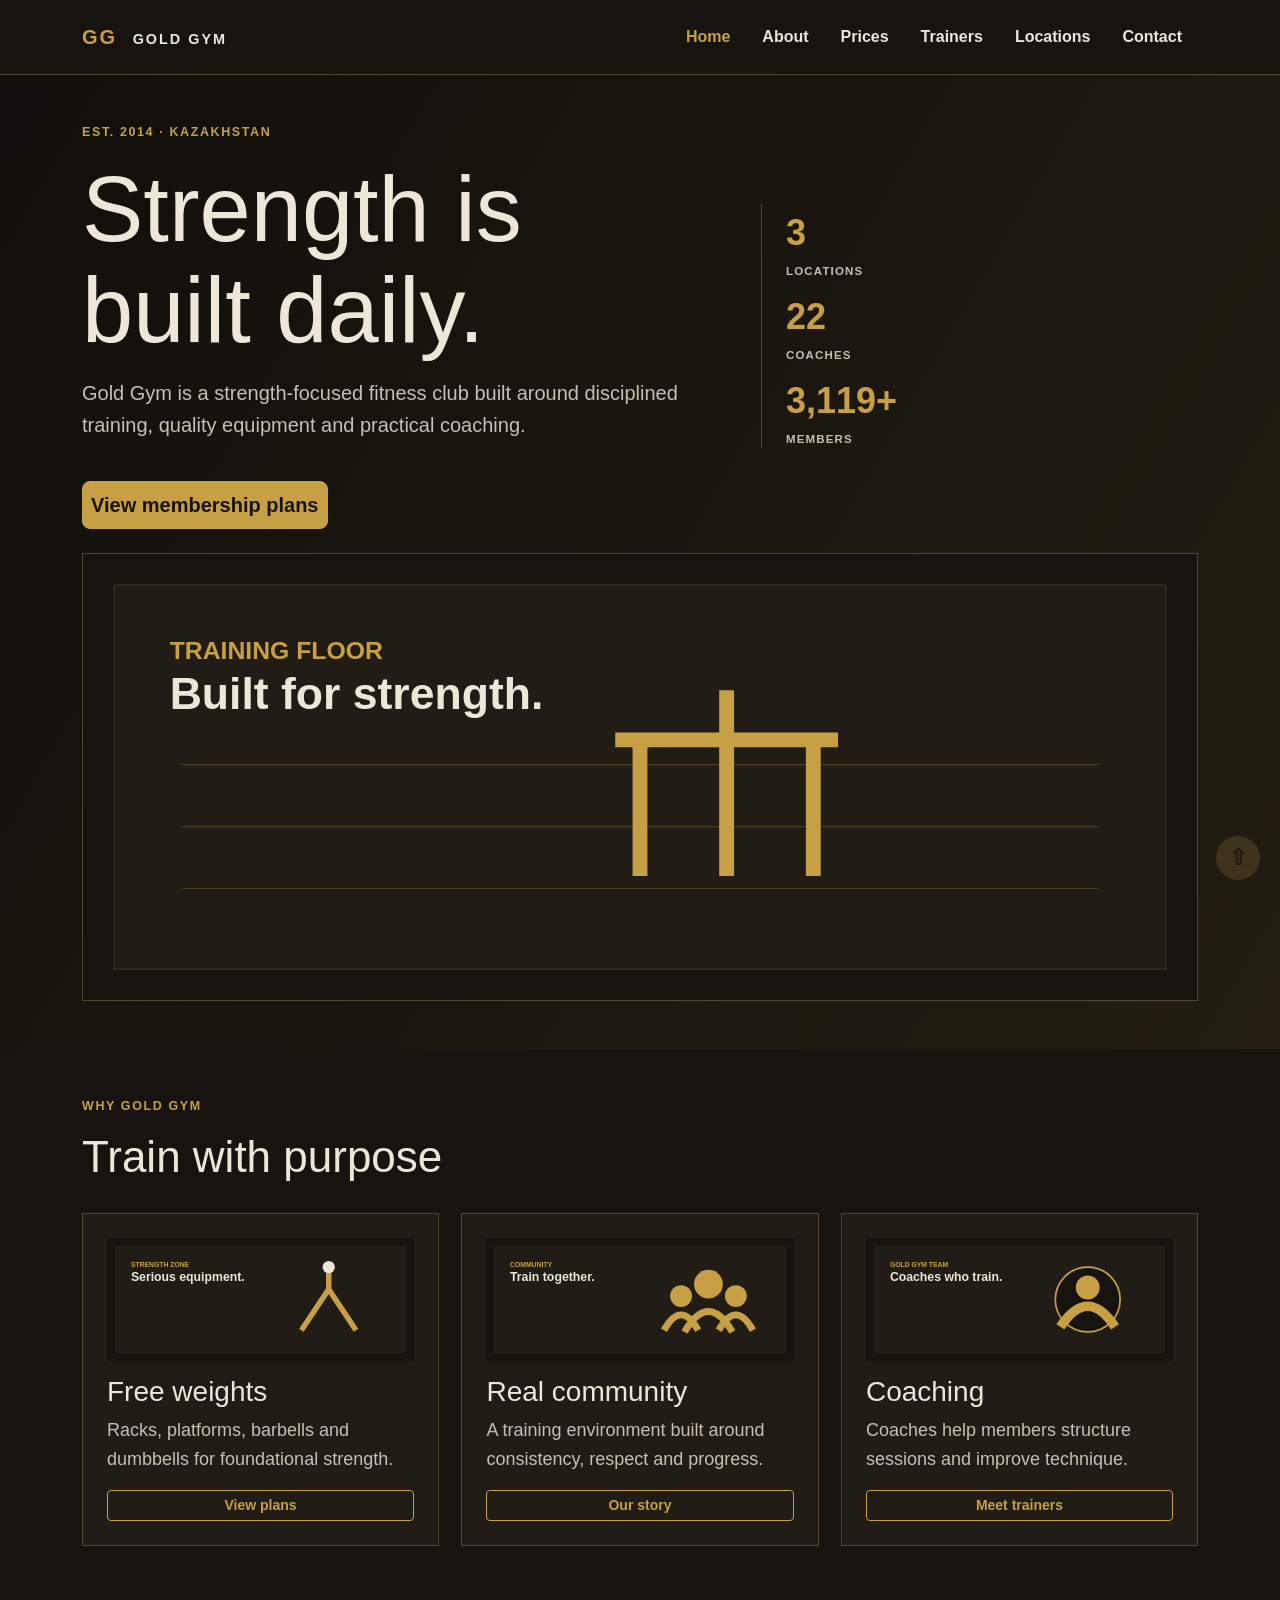
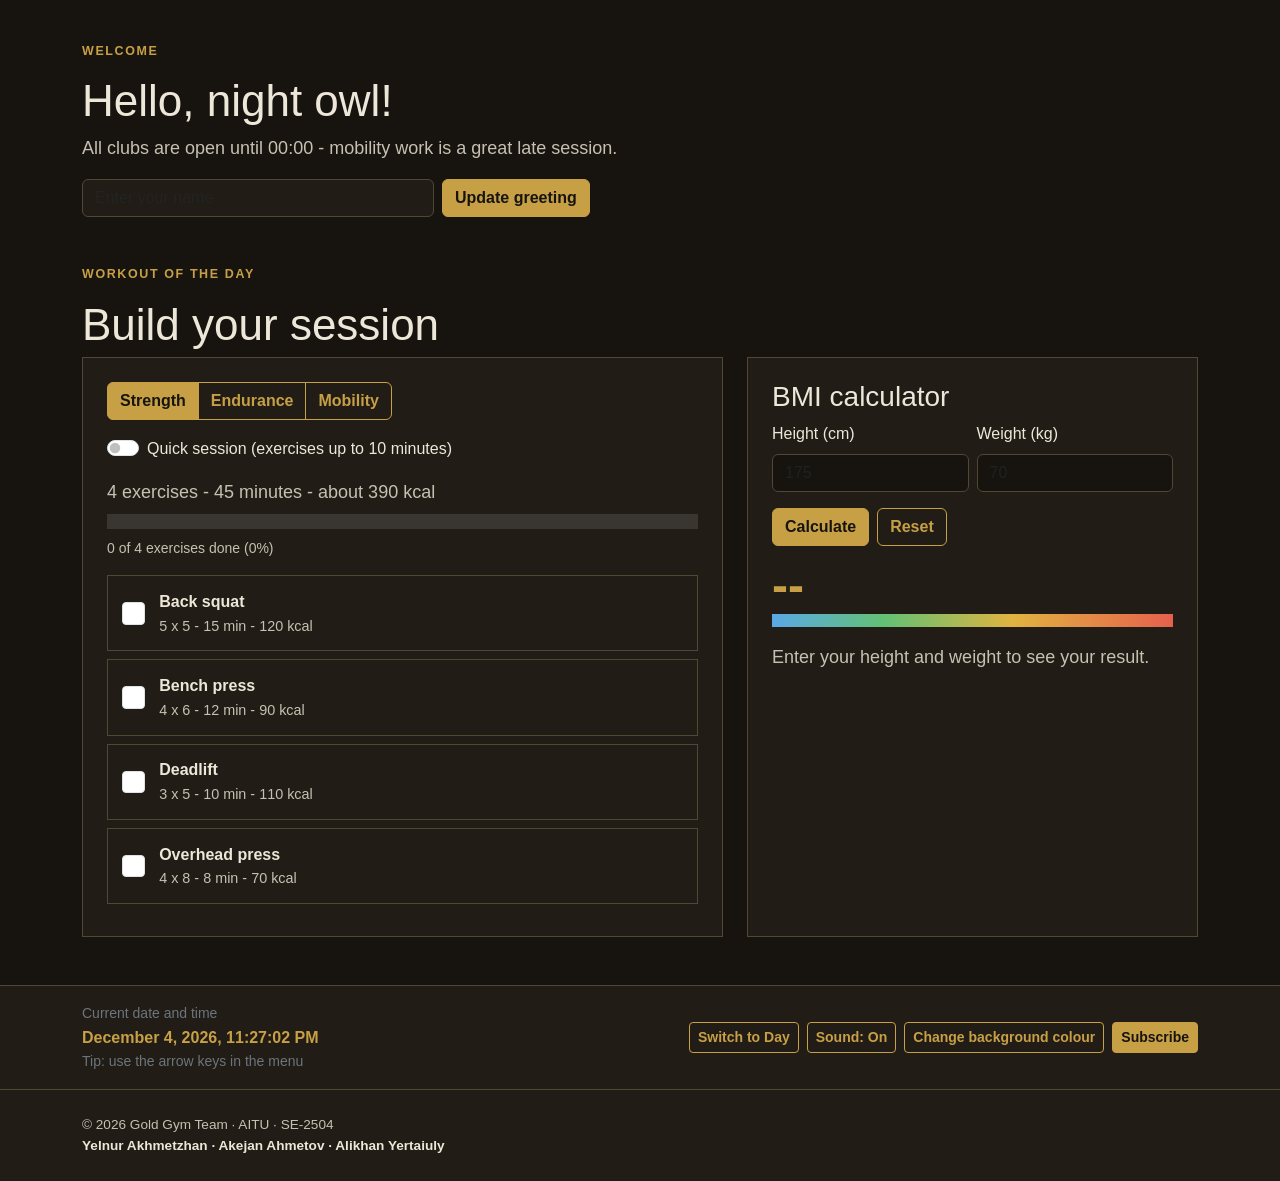
<file: index.html>
<!doctype html>
<html lang="en">
  <head>
    <!-- Team: Yelnur Akhmetzhan, Akejan Ahmetov, Alikhan Yertaiuly | SE-2504 -->
    <meta charset="UTF-8" />
    <meta name="viewport" content="width=device-width, initial-scale=1" />
    <meta name="description" content="Gold Gym student project" />
    <title>Home | Gold Gym</title>
    <link
      href="https://cdn.jsdelivr.net/npm/bootstrap@5.3.3/dist/css/bootstrap.min.css"
      rel="stylesheet"
      integrity="sha384-QWTKZyjpPEjISv5WaRU9OFeRpok6YctnYmDr5pNlyT2bRjXh0JMhjY6hW+ALEwIH"
      crossorigin="anonymous"
    />
    <link rel="stylesheet" href="css/styles.css" />
  </head>
  <body>
    <header class="site-header sticky-top">
      <nav class="navbar navbar-expand-lg navbar-dark bg-dark py-3" aria-label="Primary navigation">
        <div class="container">
          <a class="navbar-brand logo" href="index.html">GG <span class="ms-2">GOLD GYM</span></a>
          <button
            class="navbar-toggler"
            type="button"
            data-bs-toggle="collapse"
            data-bs-target="#main-nav"
            aria-controls="main-nav"
            aria-expanded="false"
            aria-label="Toggle navigation"
          >
            <span class="navbar-toggler-icon"></span>
          </button>
          <div class="collapse navbar-collapse" id="main-nav">
            <ul class="navbar-nav ms-auto">
              <li class="nav-item">
                <a class="nav-link fw-bold px-lg-3 active" aria-current="page" href="index.html">Home</a>
              </li>
              <li class="nav-item"><a class="nav-link fw-bold px-lg-3" href="about.html">About</a></li>
              <li class="nav-item"><a class="nav-link fw-bold px-lg-3" href="prices.html">Prices</a></li>
              <li class="nav-item"><a class="nav-link fw-bold px-lg-3" href="trainers.html">Trainers</a></li>
              <li class="nav-item">
                <a class="nav-link fw-bold px-lg-3" href="locations.html">Locations</a>
              </li>
              <li class="nav-item"><a class="nav-link fw-bold px-lg-3" href="contact.html">Contact</a></li>
            </ul>
          </div>
        </div>
      </nav>
    </header>
    <main>
      <section class="hero pt-5 pb-4 pb-lg-5">
        <div class="container">
          <div class="row align-items-center g-4 g-sm-5">
            <div class="col-md-8 col-lg-7">
              <p class="eyebrow">EST. 2014 · KAZAKHSTAN</p>
              <h1 class="mt-2 mb-3">Strength is<br />built daily.</h1>
              <p class="lead">
                Gold Gym is a strength-focused fitness club built around disciplined training, quality
                equipment and practical coaching.
              </p>
              <a class="btn btn-warning btn-lg mt-lg-4 px-sm-2" href="prices.html">View membership plans</a>
            </div>
            <div class="col-md-4 col-lg-5">
              <div class="stats ps-lg-4 pt-3 pt-lg-0">
                <b class="my-2"><span class="count" data-target="3">3</span><em>locations</em></b
                ><b class="my-2"><span class="count" data-target="27">27</span><em>coaches</em></b
                ><b class="my-2"><span class="count" data-target="4800" data-suffix="+">4,800+</span><em>members</em></b>
              </div>
            </div>
          </div>
          <img class="wide mt-4" src="images/gym-floor.svg" alt="Gold Gym training floor illustration" />
        </div>
      </section>
      <section class="container py-5">
        <p class="eyebrow">WHY GOLD GYM</p>
        <h2>Train with purpose</h2>
        <div class="responsive-card-group">
          <article>
            <img src="images/strength.svg" alt="Strength equipment illustration" />
            <h3>Free weights</h3>
            <p>Racks, platforms, barbells and dumbbells for foundational strength.</p>
            <a class="btn btn-outline-warning btn-sm mt-auto" href="prices.html">View plans</a>
          </article>
          <article>
            <img src="images/community.svg" alt="Gym community illustration" />
            <h3>Real community</h3>
            <p>A training environment built around consistency, respect and progress.</p>
            <a class="btn btn-outline-warning btn-sm mt-auto" href="about.html">Our story</a>
          </article>
          <article>
            <img src="images/team.svg" alt="Gold Gym team illustration" />
            <h3>Coaching</h3>
            <p>Coaches help members structure sessions and improve technique.</p>
            <a class="btn btn-outline-warning btn-sm mt-auto" href="trainers.html">Meet trainers</a>
          </article>
        </div>
      </section>
      <section class="container py-5 greeting-section" aria-labelledby="greeting">
        <p class="eyebrow">WELCOME</p>
        <h2 id="greeting">Welcome to Gold Gym</h2>
        <p id="greeting-sub" role="status">Tell us your name and we will greet you in person.</p>
        <form id="name-form" class="d-flex flex-wrap gap-2 interactive-form" novalidate>
          <label class="visually-hidden" for="name-input">Your name</label>
          <input class="form-control" id="name-input" type="text" maxlength="30" placeholder="Enter your name" autocomplete="given-name" />
          <button class="btn btn-warning" type="submit">Update greeting</button>
        </form>
      </section>
      <section class="container pb-5" aria-labelledby="workout-title">
        <p class="eyebrow">WORKOUT OF THE DAY</p>
        <h2 id="workout-title">Build your session</h2>
        <div class="row g-4">
          <div class="col-lg-7">
            <div class="panel-box">
              <div class="btn-group flex-wrap" role="group" aria-label="Training goal">
                <button type="button" class="btn btn-outline-warning active" data-goal="strength" aria-pressed="true">Strength</button>
                <button type="button" class="btn btn-outline-warning" data-goal="endurance" aria-pressed="false">Endurance</button>
                <button type="button" class="btn btn-outline-warning" data-goal="mobility" aria-pressed="false">Mobility</button>
              </div>
              <div class="form-check form-switch mt-3">
                <input class="form-check-input" type="checkbox" role="switch" id="quick-only" />
                <label class="form-check-label" for="quick-only">Quick session (exercises up to 10 minutes)</label>
              </div>
              <p id="workout-summary" class="mt-3 mb-2" role="status"></p>
              <div class="progress progress-gg" role="progressbar" aria-label="Workout progress" aria-valuemin="0" aria-valuemax="100" aria-valuenow="0">
                <div class="progress-bar" id="workout-progress"></div>
              </div>
              <p id="workout-progress-text" class="small mt-2 mb-3"></p>
              <ul id="exercise-list" class="exercise-list"></ul>
            </div>
          </div>
          <div class="col-lg-5">
            <div class="panel-box">
              <h3>BMI calculator</h3>
              <form id="bmi-form" novalidate>
                <div class="row g-2">
                  <div class="col-6">
                    <label class="form-label" for="bmi-height">Height (cm)</label>
                    <input class="form-control" id="bmi-height" type="number" inputmode="decimal" placeholder="175" />
                  </div>
                  <div class="col-6">
                    <label class="form-label" for="bmi-weight">Weight (kg)</label>
                    <input class="form-control" id="bmi-weight" type="number" inputmode="decimal" placeholder="70" />
                  </div>
                </div>
                <div class="d-flex gap-2 mt-3">
                  <button class="btn btn-warning" type="submit">Calculate</button>
                  <button class="btn btn-outline-warning" id="bmi-reset" type="button">Reset</button>
                </div>
              </form>
              <p class="bmi-value mt-3 mb-1" id="bmi-value" aria-live="polite">--</p>
              <div class="bmi-bar" aria-hidden="true"><span class="bmi-marker" id="bmi-marker"></span></div>
              <p id="bmi-text" class="mt-3 mb-0" role="status">Enter your height and weight to see your result.</p>
            </div>
          </div>
        </div>
      </section>
    </main>
    <section class="tools-bar py-3" aria-label="Page tools">
      <div class="container d-flex flex-wrap align-items-center justify-content-between gap-3">
        <div><span class="text-secondary small d-block">Current date and time</span><time id="datetime">Loading…</time><span class="text-secondary small d-block">Tip: use the arrow keys in the menu</span></div>
        <div class="d-flex flex-wrap gap-2">
          <button class="btn btn-outline-warning btn-sm" id="theme-btn" type="button" aria-pressed="false">Switch to Day</button>
          <button class="btn btn-outline-warning btn-sm" id="sound-btn" type="button" aria-pressed="true">Sound: On</button>
          <button class="btn btn-outline-warning btn-sm" id="bg-color-btn" type="button">Change background colour</button>
          <button class="btn btn-warning btn-sm" type="button" data-open-popup>Subscribe</button>
        </div>
      </div>
    </section>
    <div class="popup-overlay" id="subscribe-popup" aria-hidden="true" role="dialog" aria-modal="true" aria-labelledby="popup-title">
      <div class="popup-box">
        <button class="popup-close" type="button" aria-label="Close popup">&times;</button>
        <h2 class="h3" id="popup-title">Subscribe to Gold Gym</h2>
        <p>Get training tips and club news straight to your inbox.</p>
        <form novalidate>
          <label class="form-label" for="popup-email">Email</label>
          <input class="form-control" id="popup-email" type="email" placeholder="name@mail.com" />
          <p id="popup-status" class="mt-2 mb-0" role="status"></p>
          <button class="btn btn-warning w-100 mt-3" type="submit">Subscribe</button>
        </form>
      </div>
    </div>
    <footer class="py-4">
      <div class="container">
        © 2026 Gold Gym Team · AITU · SE-2504<br /><strong
          >Yelnur Akhmetzhan · Akejan Ahmetov · Alikhan Yertaiuly</strong
        >
      </div>
    </footer>
    <script
      src="https://cdn.jsdelivr.net/npm/bootstrap@5.3.3/dist/js/bootstrap.bundle.min.js"
      integrity="sha384-YvpcrYf0tY3lHB60NNkmXc5s9fDVZLESaAA55NDzOxhy9GkcIdslK1eN7N6jIeHz"
      crossorigin="anonymous"
    ></script>
    <script src="js/sound.js"></script>
    <script src="js/validation.js"></script>
    <script src="js/accordion.js"></script>
    <script src="js/popup.js"></script>
    <script src="js/background.js"></script>
    <script src="js/datetime.js"></script>
    <script src="js/theme.js"></script>
    <script src="js/keyboard-nav.js"></script>
    <script src="js/greeting.js"></script>
    <script src="js/workout.js"></script>
    <script src="js/bmi.js"></script>
    <script src="js/vendor/jquery-3.7.1.min.js"></script>
    <script src="js/jq-core.js"></script>
    <script src="js/jq-counters.js"></script>
  </body>
</html>
</file>
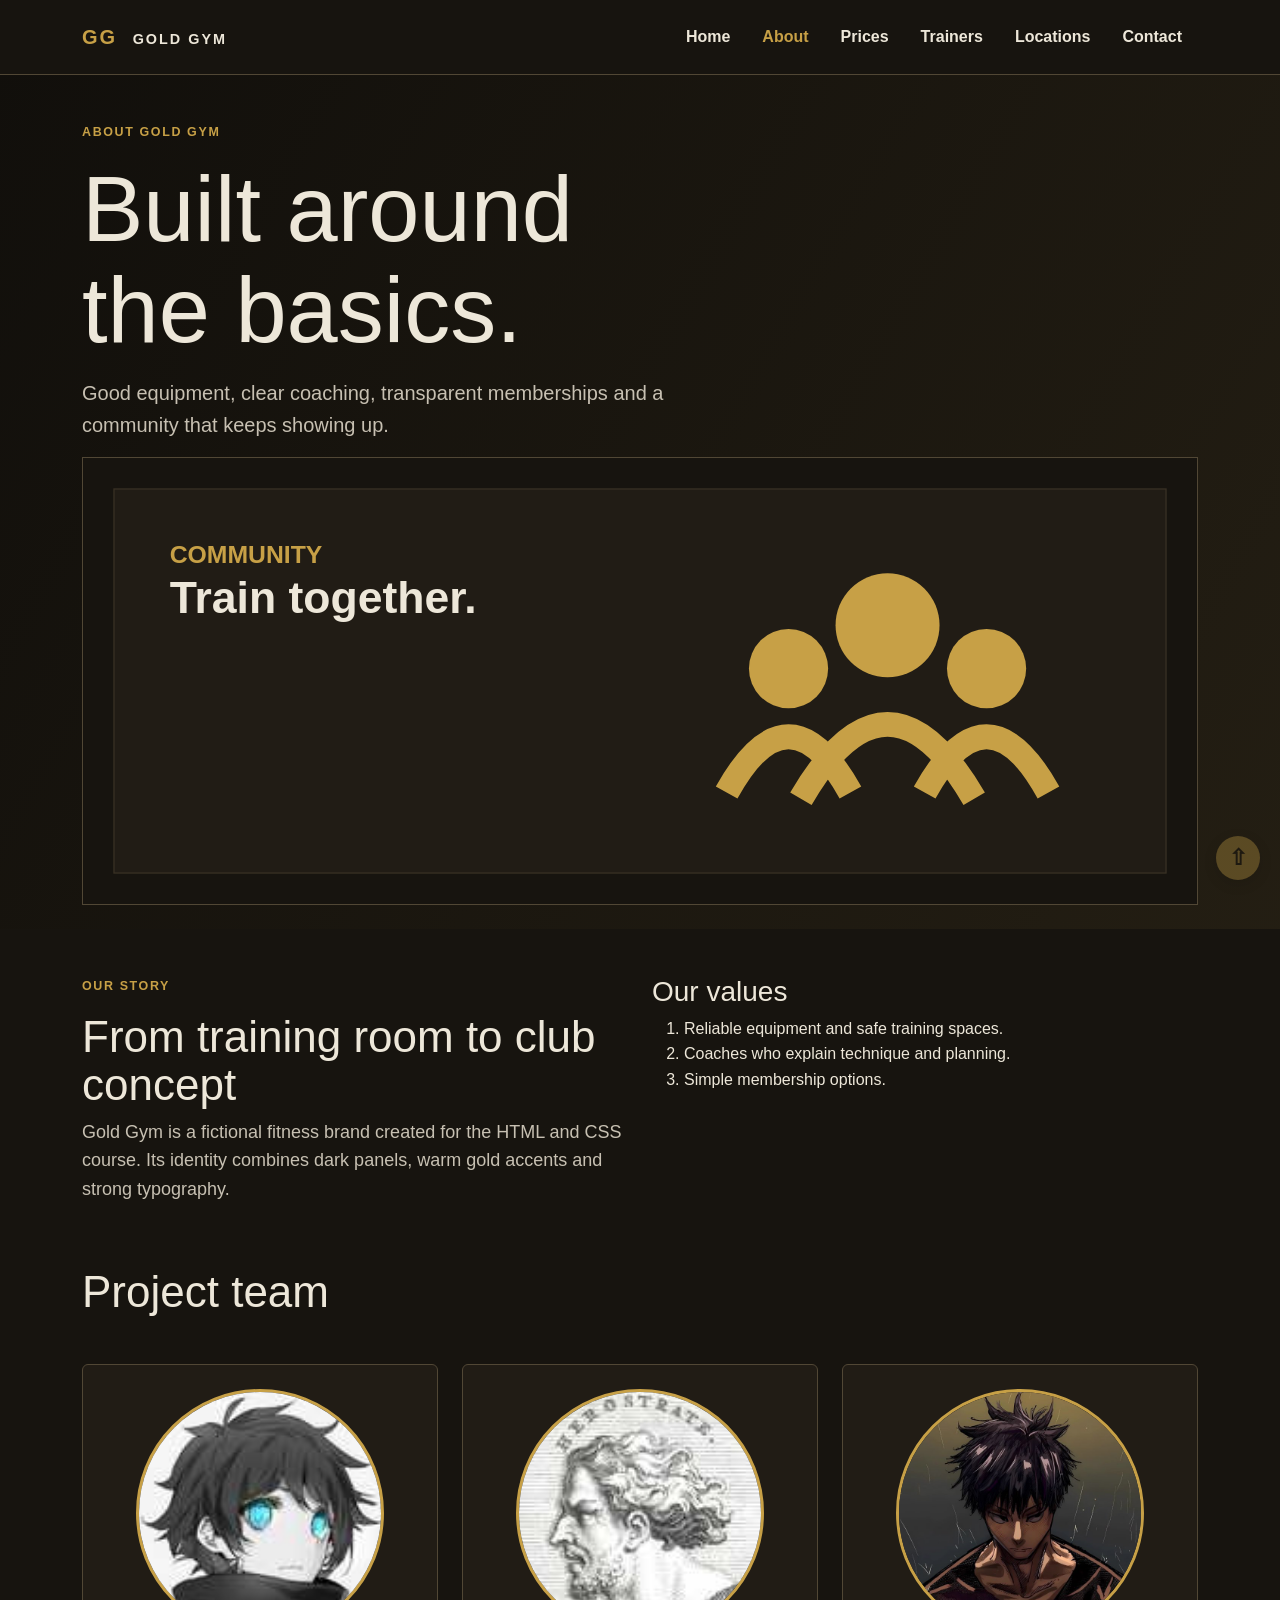
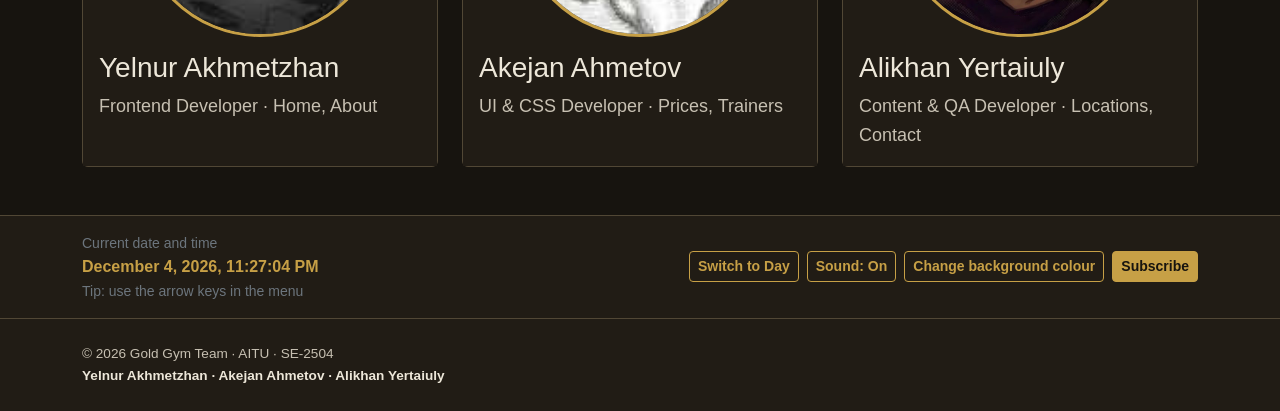
<file: about.html>
<!doctype html>
<html lang="en">
  <head>
    <!-- Team: Yelnur Akhmetzhan, Akejan Ahmetov, Alikhan Yertaiuly | SE-2504 -->
    <meta charset="UTF-8" />
    <meta name="viewport" content="width=device-width, initial-scale=1" />
    <meta name="description" content="Gold Gym student project" />
    <title>About | Gold Gym</title>
    <link
      href="https://cdn.jsdelivr.net/npm/bootstrap@5.3.3/dist/css/bootstrap.min.css"
      rel="stylesheet"
      integrity="sha384-QWTKZyjpPEjISv5WaRU9OFeRpok6YctnYmDr5pNlyT2bRjXh0JMhjY6hW+ALEwIH"
      crossorigin="anonymous"
    />
    <link rel="stylesheet" href="css/styles.css" />
  </head>
  <body>
    <header class="site-header sticky-top">
      <nav class="navbar navbar-expand-lg navbar-dark bg-dark py-3" aria-label="Primary navigation">
        <div class="container">
          <a class="navbar-brand logo" href="index.html">GG <span class="ms-2">GOLD GYM</span></a>
          <button
            class="navbar-toggler"
            type="button"
            data-bs-toggle="collapse"
            data-bs-target="#main-nav"
            aria-controls="main-nav"
            aria-expanded="false"
            aria-label="Toggle navigation"
          >
            <span class="navbar-toggler-icon"></span>
          </button>
          <div class="collapse navbar-collapse" id="main-nav">
            <ul class="navbar-nav ms-auto">
              <li class="nav-item"><a class="nav-link fw-bold px-lg-3" href="index.html">Home</a></li>
              <li class="nav-item">
                <a class="nav-link fw-bold px-lg-3 active" aria-current="page" href="about.html">About</a>
              </li>
              <li class="nav-item"><a class="nav-link fw-bold px-lg-3" href="prices.html">Prices</a></li>
              <li class="nav-item"><a class="nav-link fw-bold px-lg-3" href="trainers.html">Trainers</a></li>
              <li class="nav-item">
                <a class="nav-link fw-bold px-lg-3" href="locations.html">Locations</a>
              </li>
              <li class="nav-item"><a class="nav-link fw-bold px-lg-3" href="contact.html">Contact</a></li>
            </ul>
          </div>
        </div>
      </nav>
    </header>
    <main>
      <section class="hero pt-5 pb-4">
        <div class="container">
          <p class="eyebrow">ABOUT GOLD GYM</p>
          <h1 class="mt-2 mb-3">Built around<br />the basics.</h1>
          <p class="lead">
            Good equipment, clear coaching, transparent memberships and a community that keeps showing up.
          </p>
          <img class="wide" src="images/community.svg" alt="Gold Gym community illustration" />
        </div>
      </section>
      <section class="container py-5">
        <div class="row g-4 align-items-start">
          <div class="col-md-6 col-lg-6">
            <p class="eyebrow">OUR STORY</p>
            <h2>From training room to club concept</h2>
            <p>
              Gold Gym is a fictional fitness brand created for the HTML and CSS course. Its identity combines
              dark panels, warm gold accents and strong typography.
            </p>
          </div>
          <div class="col-md-6 col-lg-6">
            <h3>Our values</h3>
            <ol>
              <li>Reliable equipment and safe training spaces.</li>
              <li>Coaches who explain technique and planning.</li>
              <li>Simple membership options.</li>
            </ol>
          </div>
        </div>
        <h2 class="mt-5">Project team</h2>
        <div class="row row-cols-1 row-cols-md-3 g-4 mt-lg-4">
          <div class="col">
            <article class="card gym-card h-100">
              <img src="images/yelnur.jpg" class="card-img-top round mt-4 mx-auto" alt="Yelnur Akhmetzhan" />
              <div class="card-body">
                <h3 class="card-title">Yelnur Akhmetzhan</h3>
                <p class="card-text">Frontend Developer · Home, About</p>
              </div>
            </article>
          </div>
          <div class="col">
            <article class="card gym-card h-100">
              <img src="images/akejan.jpg" class="card-img-top round mt-4 mx-auto" alt="Akejan Ahmetov" />
              <div class="card-body">
                <h3 class="card-title">Akejan Ahmetov</h3>
                <p class="card-text">UI & CSS Developer · Prices, Trainers</p>
              </div>
            </article>
          </div>
          <div class="col">
            <article class="card gym-card h-100">
              <img src="images/alikhan.jpg" class="card-img-top round mt-4 mx-auto" alt="Alikhan Yertaiuly" />
              <div class="card-body">
                <h3 class="card-title">Alikhan Yertaiuly</h3>
                <p class="card-text">Content & QA Developer · Locations, Contact</p>
              </div>
            </article>
          </div>
        </div>
      </section>
    </main>
    <section class="tools-bar py-3" aria-label="Page tools">
      <div class="container d-flex flex-wrap align-items-center justify-content-between gap-3">
        <div><span class="text-secondary small d-block">Current date and time</span><time id="datetime">Loading…</time><span class="text-secondary small d-block">Tip: use the arrow keys in the menu</span></div>
        <div class="d-flex flex-wrap gap-2">
          <button class="btn btn-outline-warning btn-sm" id="theme-btn" type="button" aria-pressed="false">Switch to Day</button>
          <button class="btn btn-outline-warning btn-sm" id="sound-btn" type="button" aria-pressed="true">Sound: On</button>
          <button class="btn btn-outline-warning btn-sm" id="bg-color-btn" type="button">Change background colour</button>
          <button class="btn btn-warning btn-sm" type="button" data-open-popup>Subscribe</button>
        </div>
      </div>
    </section>
    <div class="popup-overlay" id="subscribe-popup" aria-hidden="true" role="dialog" aria-modal="true" aria-labelledby="popup-title">
      <div class="popup-box">
        <button class="popup-close" type="button" aria-label="Close popup">&times;</button>
        <h2 class="h3" id="popup-title">Subscribe to Gold Gym</h2>
        <p>Get training tips and club news straight to your inbox.</p>
        <form novalidate>
          <label class="form-label" for="popup-email">Email</label>
          <input class="form-control" id="popup-email" type="email" placeholder="name@mail.com" />
          <p id="popup-status" class="mt-2 mb-0" role="status"></p>
          <button class="btn btn-warning w-100 mt-3" type="submit">Subscribe</button>
        </form>
      </div>
    </div>
    <footer class="py-4">
      <div class="container">
        © 2026 Gold Gym Team · AITU · SE-2504<br /><strong
          >Yelnur Akhmetzhan · Akejan Ahmetov · Alikhan Yertaiuly</strong
        >
      </div>
    </footer>
    <script
      src="https://cdn.jsdelivr.net/npm/bootstrap@5.3.3/dist/js/bootstrap.bundle.min.js"
      integrity="sha384-YvpcrYf0tY3lHB60NNkmXc5s9fDVZLESaAA55NDzOxhy9GkcIdslK1eN7N6jIeHz"
      crossorigin="anonymous"
    ></script>
    <script src="js/sound.js"></script>
    <script src="js/validation.js"></script>
    <script src="js/accordion.js"></script>
    <script src="js/popup.js"></script>
    <script src="js/background.js"></script>
    <script src="js/datetime.js"></script>
    <script src="js/theme.js"></script>
    <script src="js/keyboard-nav.js"></script>
    <script src="js/vendor/jquery-3.7.1.min.js"></script>
    <script src="js/jq-core.js"></script>
    <script src="js/jq-about.js"></script>
  </body>
</html>
</file>
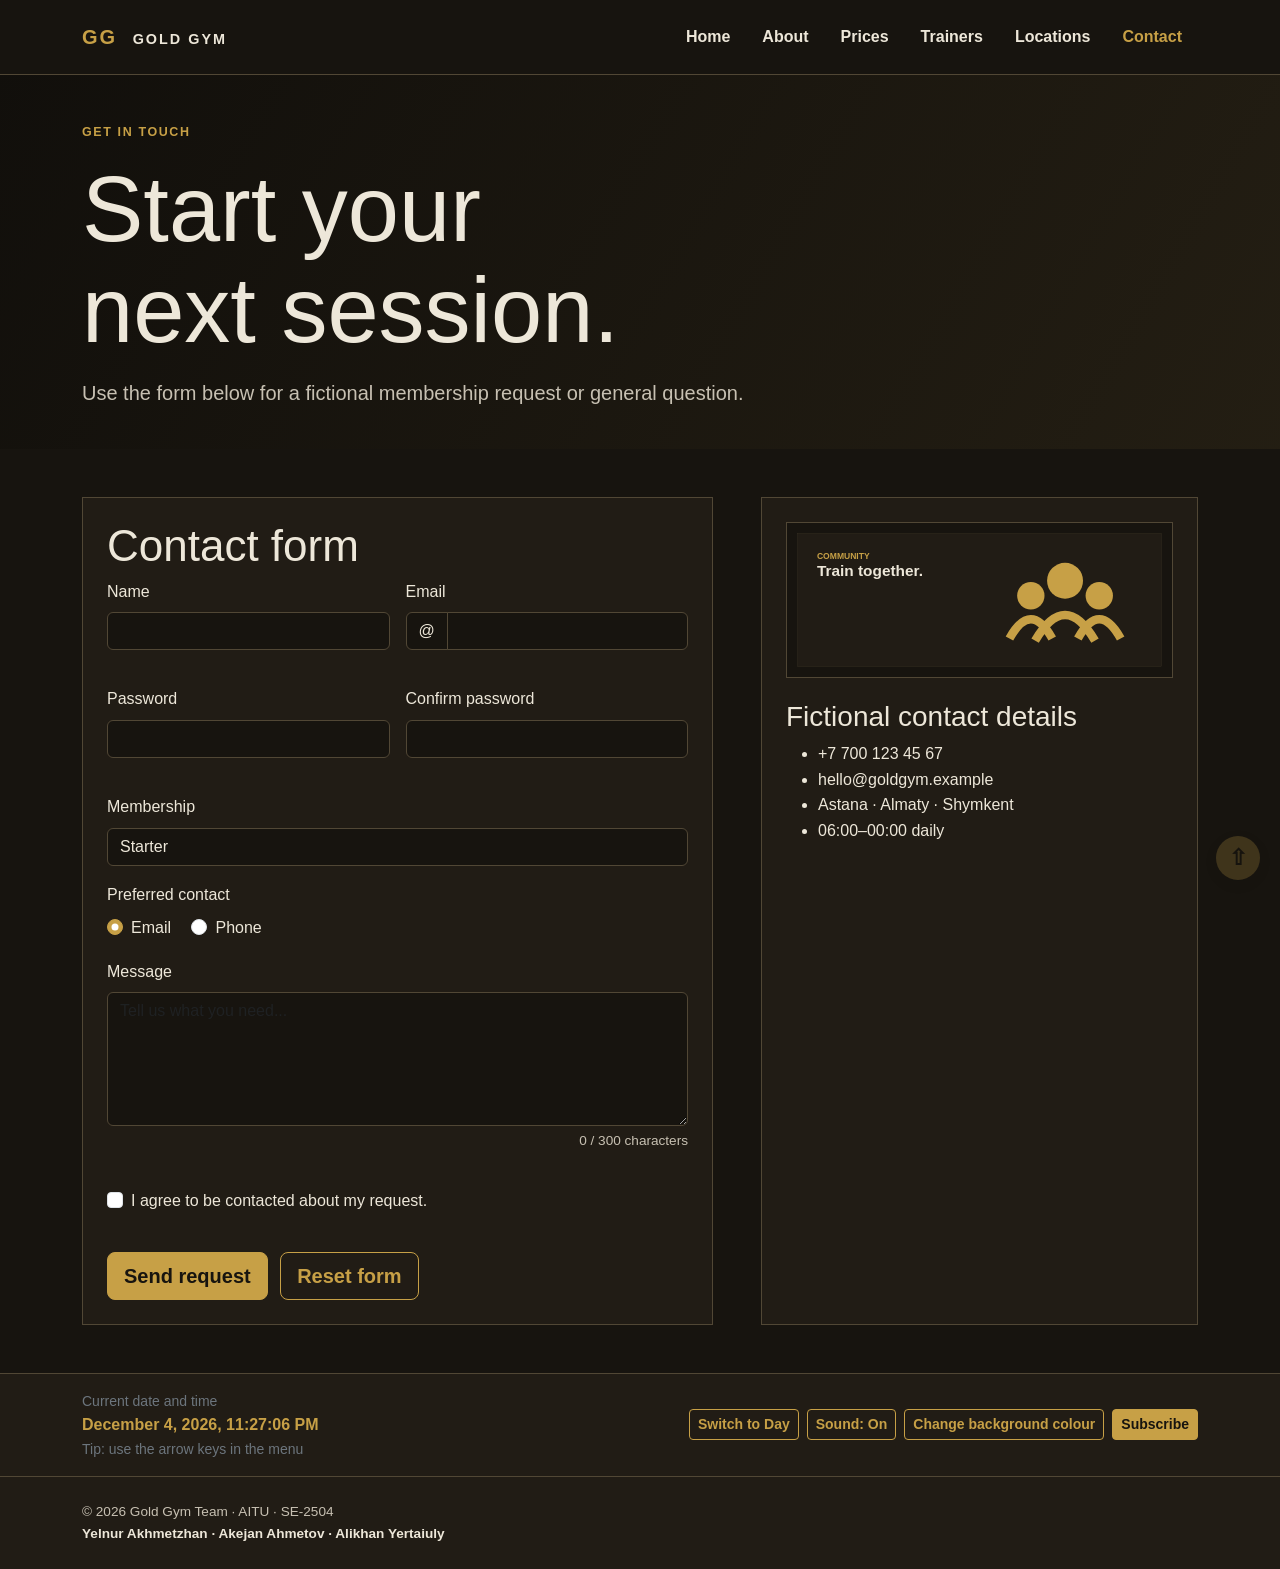
<file: contact.html>
<!doctype html>
<html lang="en">
  <head>
    <!-- Team: Yelnur Akhmetzhan, Akejan Ahmetov, Alikhan Yertaiuly | SE-2504 -->
    <meta charset="UTF-8" />
    <meta name="viewport" content="width=device-width, initial-scale=1" />
    <meta name="description" content="Gold Gym student project" />
    <title>Contact | Gold Gym</title>
    <link
      href="https://cdn.jsdelivr.net/npm/bootstrap@5.3.3/dist/css/bootstrap.min.css"
      rel="stylesheet"
      integrity="sha384-QWTKZyjpPEjISv5WaRU9OFeRpok6YctnYmDr5pNlyT2bRjXh0JMhjY6hW+ALEwIH"
      crossorigin="anonymous"
    />
    <link rel="stylesheet" href="css/styles.css" />
  </head>
  <body>
    <header class="site-header sticky-top">
      <nav class="navbar navbar-expand-lg navbar-dark bg-dark py-3" aria-label="Primary navigation">
        <div class="container">
          <a class="navbar-brand logo" href="index.html">GG <span class="ms-2">GOLD GYM</span></a>
          <button
            class="navbar-toggler"
            type="button"
            data-bs-toggle="collapse"
            data-bs-target="#main-nav"
            aria-controls="main-nav"
            aria-expanded="false"
            aria-label="Toggle navigation"
          >
            <span class="navbar-toggler-icon"></span>
          </button>
          <div class="collapse navbar-collapse" id="main-nav">
            <ul class="navbar-nav ms-auto">
              <li class="nav-item"><a class="nav-link fw-bold px-lg-3" href="index.html">Home</a></li>
              <li class="nav-item"><a class="nav-link fw-bold px-lg-3" href="about.html">About</a></li>
              <li class="nav-item"><a class="nav-link fw-bold px-lg-3" href="prices.html">Prices</a></li>
              <li class="nav-item"><a class="nav-link fw-bold px-lg-3" href="trainers.html">Trainers</a></li>
              <li class="nav-item">
                <a class="nav-link fw-bold px-lg-3" href="locations.html">Locations</a>
              </li>
              <li class="nav-item">
                <a class="nav-link fw-bold px-lg-3 active" aria-current="page" href="contact.html">Contact</a>
              </li>
            </ul>
          </div>
        </div>
      </nav>
    </header>
    <main>
      <section class="hero pt-5 pb-4">
        <div class="container">
          <p class="eyebrow">GET IN TOUCH</p>
          <h1 class="mt-2 mb-3">Start your<br />next session.</h1>
          <p class="lead">Use the form below for a fictional membership request or general question.</p>
        </div>
      </section>
      <section class="container py-5">
        <div class="row g-4 g-sm-5">
          <div class="col-md-7 col-lg-7">
            <form class="contact-form p-4" id="contact-form" action="#" method="post" novalidate>
              <h2>Contact form</h2>
              <div class="row g-3">
                <div class="col-md-6">
                  <label class="form-label" for="name">Name</label
                  ><input class="form-control" id="name" name="name" type="text" autocomplete="name" /><div class="error-text" id="name-error" role="alert"></div>
                </div>
                <div class="col-md-6">
                  <label class="form-label" for="email">Email</label>
                  <div class="input-group">
                    <span class="input-group-text">@</span
                    ><input class="form-control" id="email" name="email" type="email" autocomplete="email" />
                  </div>
                  <div class="error-text" id="email-error" role="alert"></div>
                </div>
                <div class="col-md-6">
                  <label class="form-label" for="password">Password</label>
                  <input class="form-control" id="password" name="password" type="password" autocomplete="new-password" />
                  <div class="error-text" id="password-error" role="alert"></div>
                </div>
                <div class="col-md-6">
                  <label class="form-label" for="confirm">Confirm password</label>
                  <input class="form-control" id="confirm" name="confirm" type="password" autocomplete="new-password" />
                  <div class="error-text" id="confirm-error" role="alert"></div>
                </div>
                <div class="col-12">
                  <label class="form-label" for="plan">Membership</label
                  ><select class="form-select" id="plan" name="plan">
                    <option>Starter</option>
                    <option>Standard</option>
                    <option>Performance</option>
                  </select>
                </div>
                <fieldset class="col-12">
                  <legend class="fs-6">Preferred contact</legend>
                  <div class="form-check form-check-inline">
                    <input
                      class="form-check-input"
                      type="radio"
                      name="contact"
                      id="email-contact"
                      value="email"
                      checked
                    /><label class="form-check-label" for="email-contact">Email</label>
                  </div>
                  <div class="form-check form-check-inline">
                    <input
                      class="form-check-input"
                      type="radio"
                      name="contact"
                      id="phone-contact"
                      value="phone"
                    /><label class="form-check-label" for="phone-contact">Phone</label>
                  </div>
                </fieldset>
                <div class="col-12">
                  <label class="form-label" for="message">Message</label
                  ><textarea
                    class="form-control"
                    id="message"
                    name="message"
                    rows="5"
                    placeholder="Tell us what you need..."
                  ></textarea>
                  <div class="error-text" id="message-error" role="alert"></div>
                </div>
                <div class="col-12">
                  <div class="form-check">
                    <input
                      class="form-check-input"
                      type="checkbox"
                      id="consent"
                      name="consent"
                    /><label class="form-check-label" for="consent"
                      >I agree to be contacted about my request.</label
                    >
                    <div class="error-text" id="consent-error" role="alert"></div>
                  </div>
                </div>
                <div class="col-12">
                  <button class="btn btn-warning btn-lg" type="submit">Send request</button>
                  <button class="btn btn-outline-warning btn-lg ms-2" id="contact-reset" type="button">Reset form</button>
                  <div id="form-status" role="status"></div>
                </div>
              </div>
            </form>
          </div>
          <aside class="col-md-5 col-lg-5">
            <div class="location-panel p-4 h-100">
              <img class="wide mt-0" src="images/community.svg" alt="Gold Gym contact illustration" />
              <h2 class="h3 mt-4">Fictional contact details</h2>
              <ul>
                <li>+7 700 123 45 67</li>
                <li>hello@goldgym.example</li>
                <li>Astana · Almaty · Shymkent</li>
                <li>06:00–00:00 daily</li>
              </ul>
            </div>
          </aside>
        </div>
      </section>
    </main>
    <section class="tools-bar py-3" aria-label="Page tools">
      <div class="container d-flex flex-wrap align-items-center justify-content-between gap-3">
        <div><span class="text-secondary small d-block">Current date and time</span><time id="datetime">Loading…</time><span class="text-secondary small d-block">Tip: use the arrow keys in the menu</span></div>
        <div class="d-flex flex-wrap gap-2">
          <button class="btn btn-outline-warning btn-sm" id="theme-btn" type="button" aria-pressed="false">Switch to Day</button>
          <button class="btn btn-outline-warning btn-sm" id="sound-btn" type="button" aria-pressed="true">Sound: On</button>
          <button class="btn btn-outline-warning btn-sm" id="bg-color-btn" type="button">Change background colour</button>
          <button class="btn btn-warning btn-sm" type="button" data-open-popup>Subscribe</button>
        </div>
      </div>
    </section>
    <div class="popup-overlay" id="subscribe-popup" aria-hidden="true" role="dialog" aria-modal="true" aria-labelledby="popup-title">
      <div class="popup-box">
        <button class="popup-close" type="button" aria-label="Close popup">&times;</button>
        <h2 class="h3" id="popup-title">Subscribe to Gold Gym</h2>
        <p>Get training tips and club news straight to your inbox.</p>
        <form novalidate>
          <label class="form-label" for="popup-email">Email</label>
          <input class="form-control" id="popup-email" type="email" placeholder="name@mail.com" />
          <p id="popup-status" class="mt-2 mb-0" role="status"></p>
          <button class="btn btn-warning w-100 mt-3" type="submit">Subscribe</button>
        </form>
      </div>
    </div>
    <footer class="py-4">
      <div class="container">
        © 2026 Gold Gym Team · AITU · SE-2504<br /><strong
          >Yelnur Akhmetzhan · Akejan Ahmetov · Alikhan Yertaiuly</strong
        >
      </div>
    </footer>
    <script
      src="https://cdn.jsdelivr.net/npm/bootstrap@5.3.3/dist/js/bootstrap.bundle.min.js"
      integrity="sha384-YvpcrYf0tY3lHB60NNkmXc5s9fDVZLESaAA55NDzOxhy9GkcIdslK1eN7N6jIeHz"
      crossorigin="anonymous"
    ></script>
    <script src="js/sound.js"></script>
    <script src="js/validation.js"></script>
    <script src="js/accordion.js"></script>
    <script src="js/popup.js"></script>
    <script src="js/background.js"></script>
    <script src="js/datetime.js"></script>
    <script src="js/theme.js"></script>
    <script src="js/keyboard-nav.js"></script>
    <script src="js/contact-reset.js"></script>
    <script src="js/vendor/jquery-3.7.1.min.js"></script>
    <script src="js/jq-core.js"></script>
    <script src="js/jq-contact.js"></script>
  </body>
</html>
</file>
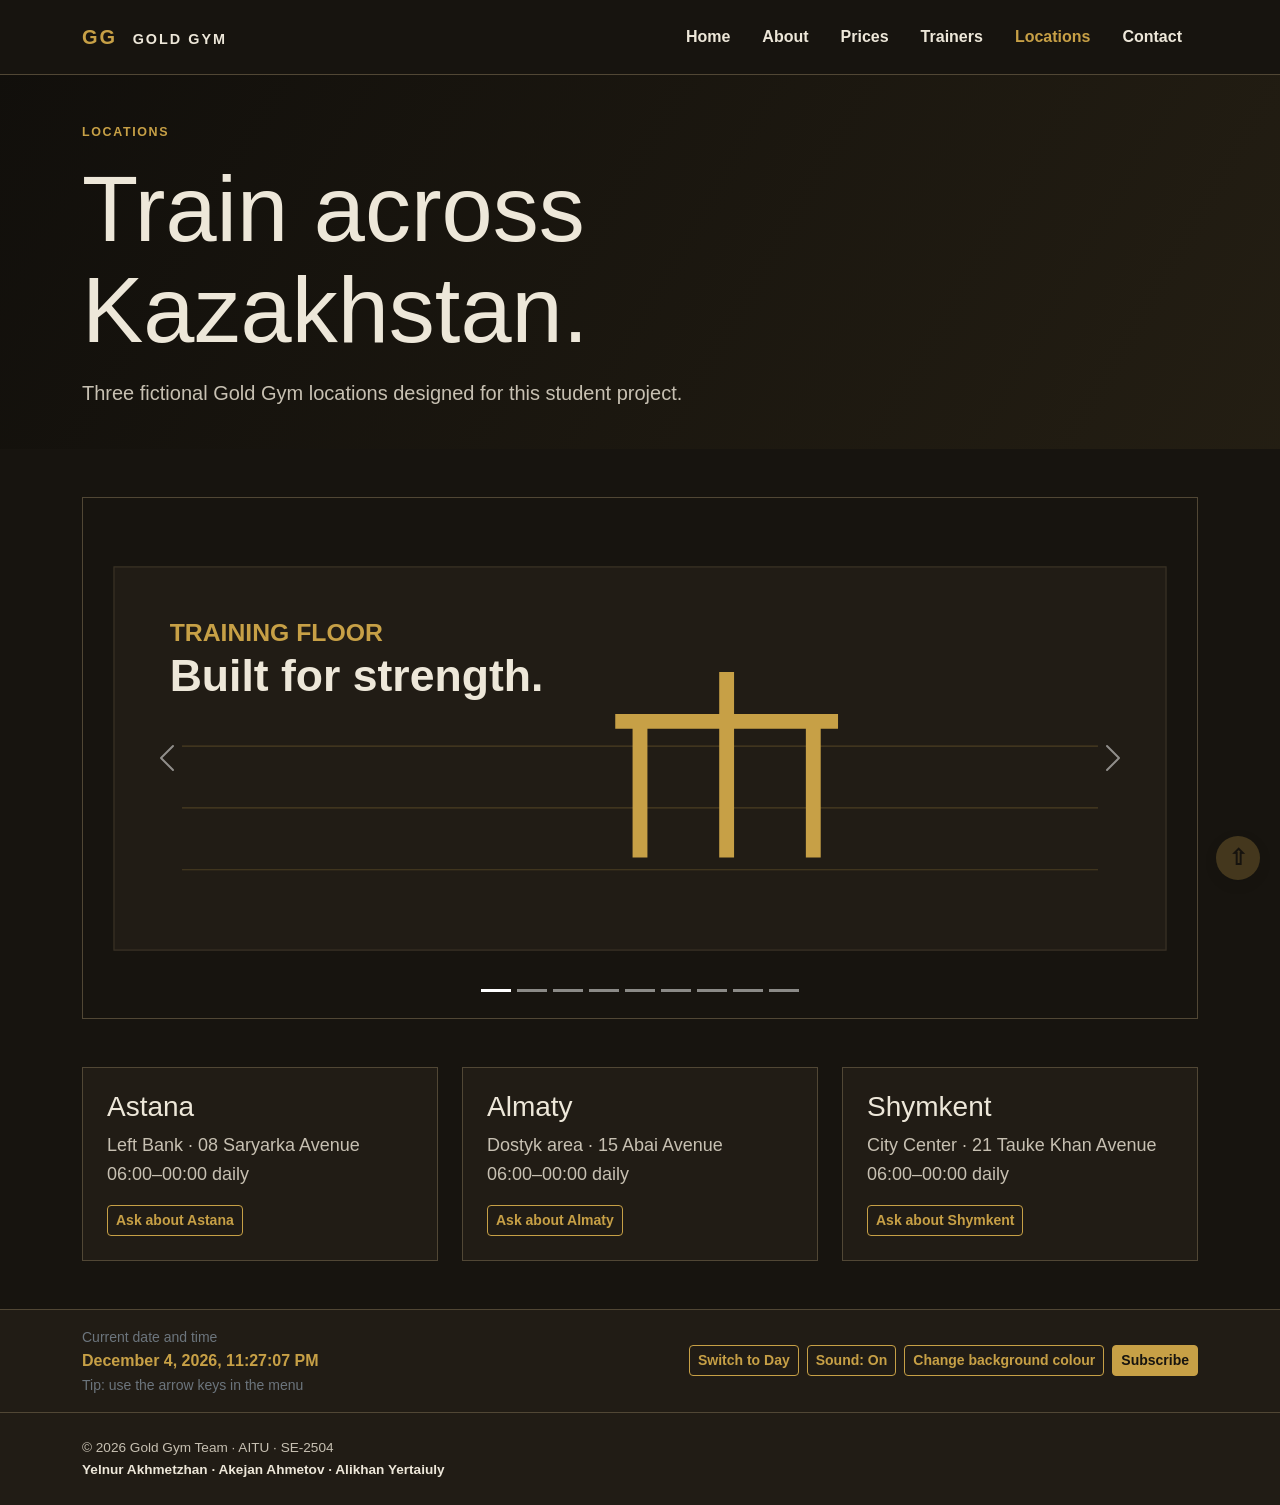
<file: locations.html>
<!doctype html>
<html lang="en">
  <head>
    <!-- Team: Yelnur Akhmetzhan, Akejan Ahmetov, Alikhan Yertaiuly | SE-2504 -->
    <meta charset="UTF-8" />
    <meta name="viewport" content="width=device-width, initial-scale=1" />
    <meta name="description" content="Gold Gym student project" />
    <title>Locations | Gold Gym</title>
    <link
      href="https://cdn.jsdelivr.net/npm/bootstrap@5.3.3/dist/css/bootstrap.min.css"
      rel="stylesheet"
      integrity="sha384-QWTKZyjpPEjISv5WaRU9OFeRpok6YctnYmDr5pNlyT2bRjXh0JMhjY6hW+ALEwIH"
      crossorigin="anonymous"
    />
    <link rel="stylesheet" href="css/styles.css" />
  </head>
  <body>
    <header class="site-header sticky-top">
      <nav class="navbar navbar-expand-lg navbar-dark bg-dark py-3" aria-label="Primary navigation">
        <div class="container">
          <a class="navbar-brand logo" href="index.html">GG <span class="ms-2">GOLD GYM</span></a>
          <button
            class="navbar-toggler"
            type="button"
            data-bs-toggle="collapse"
            data-bs-target="#main-nav"
            aria-controls="main-nav"
            aria-expanded="false"
            aria-label="Toggle navigation"
          >
            <span class="navbar-toggler-icon"></span>
          </button>
          <div class="collapse navbar-collapse" id="main-nav">
            <ul class="navbar-nav ms-auto">
              <li class="nav-item"><a class="nav-link fw-bold px-lg-3" href="index.html">Home</a></li>
              <li class="nav-item"><a class="nav-link fw-bold px-lg-3" href="about.html">About</a></li>
              <li class="nav-item"><a class="nav-link fw-bold px-lg-3" href="prices.html">Prices</a></li>
              <li class="nav-item"><a class="nav-link fw-bold px-lg-3" href="trainers.html">Trainers</a></li>
              <li class="nav-item">
                <a class="nav-link fw-bold px-lg-3 active" aria-current="page" href="locations.html"
                  >Locations</a
                >
              </li>
              <li class="nav-item"><a class="nav-link fw-bold px-lg-3" href="contact.html">Contact</a></li>
            </ul>
          </div>
        </div>
      </nav>
    </header>
    <main>
      <section class="hero pt-5 pb-4">
        <div class="container">
          <p class="eyebrow">LOCATIONS</p>
          <h1 class="mt-2 mb-3">Train across<br />Kazakhstan.</h1>
          <p class="lead">Three fictional Gold Gym locations designed for this student project.</p>
        </div>
      </section>
      <section class="container-fluid px-sm-2 py-5">
        <div class="container">
          <div
            id="gym-gallery"
            class="carousel slide"
            data-bs-ride="carousel"
            aria-roledescription="carousel"
            aria-label="Gold Gym image gallery"
          >
            <div class="carousel-indicators">
              <button
                type="button"
                data-bs-target="#gym-gallery"
                data-bs-slide-to="0"
                class="active"
                aria-current="true"
                aria-label="Slide 1"
              ></button
              ><button
                type="button"
                data-bs-target="#gym-gallery"
                data-bs-slide-to="1"
                aria-label="Slide 2"
              ></button
              ><button
                type="button"
                data-bs-target="#gym-gallery"
                data-bs-slide-to="2"
                aria-label="Slide 3"
              ></button
              ><button
                type="button"
                data-bs-target="#gym-gallery"
                data-bs-slide-to="3"
                aria-label="Slide 4"
              ></button
              ><button
                type="button"
                data-bs-target="#gym-gallery"
                data-bs-slide-to="4"
                aria-label="Slide 5"
              ></button
              ><button
                type="button"
                data-bs-target="#gym-gallery"
                data-bs-slide-to="5"
                aria-label="Slide 6"
              ></button
              ><button
                type="button"
                data-bs-target="#gym-gallery"
                data-bs-slide-to="6"
                aria-label="Slide 7"
              ></button
              ><button
                type="button"
                data-bs-target="#gym-gallery"
                data-bs-slide-to="7"
                aria-label="Slide 8"
              ></button
              ><button
                type="button"
                data-bs-target="#gym-gallery"
                data-bs-slide-to="8"
                aria-label="Slide 9"
              ></button>
            </div>
            <div class="carousel-inner">
              <div class="carousel-item active">
                <img
                  src="images/gym-floor.svg"
                  class="d-block w-100 carousel-image"
                  alt="Gold Gym training floor with racks and platforms"
                />
              </div>
              <div class="carousel-item">
                <img
                  src="images/strength.svg"
                  class="d-block w-100 carousel-image"
                  alt="Strength zone with barbells and dumbbells"
                />
              </div>
              <div class="carousel-item">
                <img
                  src="images/community.svg"
                  class="d-block w-100 carousel-image"
                  alt="Gold Gym members training together"
                />
              </div>
              <div class="carousel-item">
                <img
                  src="images/team.svg"
                  class="d-block w-100 carousel-image"
                  alt="Gold Gym coaching team"
                />
              </div>
              <div class="carousel-item">
                <img
                  src="images/astana.svg"
                  class="d-block w-100 carousel-image"
                  alt="Illustration of the Astana club on the Left Bank"
                />
              </div>
              <div class="carousel-item">
                <img
                  src="images/almaty.svg"
                  class="d-block w-100 carousel-image"
                  alt="Illustration of the Almaty club near Dostyk"
                />
              </div>
              <div class="carousel-item">
                <img
                  src="images/yelnur.jpg"
                  class="d-block w-100 carousel-image"
                  alt="Team member Yelnur Akhmetzhan"
                />
              </div>
              <div class="carousel-item">
                <img
                  src="images/akejan.jpg"
                  class="d-block w-100 carousel-image"
                  alt="Team member Akejan Ahmetov"
                />
              </div>
              <div class="carousel-item">
                <img
                  src="images/alikhan.jpg"
                  class="d-block w-100 carousel-image"
                  alt="Team member Alikhan Yertaiuly"
                />
              </div>
            </div>
            <button
              class="carousel-control-prev"
              type="button"
              data-bs-target="#gym-gallery"
              data-bs-slide="prev"
            >
              <span class="carousel-control-prev-icon" aria-hidden="true"></span
              ><span class="visually-hidden">Previous</span></button
            ><button
              class="carousel-control-next"
              type="button"
              data-bs-target="#gym-gallery"
              data-bs-slide="next"
            >
              <span class="carousel-control-next-icon" aria-hidden="true"></span
              ><span class="visually-hidden">Next</span>
            </button>
          </div>
          <div class="row g-4 mt-lg-4">
            <div class="col-md-4 col-lg-4">
              <article class="location-panel p-4">
                <h2 class="h3">Astana</h2>
                <p>Left Bank · 08 Saryarka Avenue<br />06:00–00:00 daily</p>
                <a class="btn btn-outline-warning btn-sm" href="contact.html">Ask about Astana</a>
              </article>
            </div>
            <div class="col-md-4 col-lg-4">
              <article class="location-panel p-4">
                <h2 class="h3">Almaty</h2>
                <p>Dostyk area · 15 Abai Avenue<br />06:00–00:00 daily</p>
                <a class="btn btn-outline-warning btn-sm" href="contact.html">Ask about Almaty</a>
              </article>
            </div>
            <div class="col-md-4 col-lg-4">
              <article class="location-panel p-4">
                <h2 class="h3">Shymkent</h2>
                <p>City Center · 21 Tauke Khan Avenue<br />06:00–00:00 daily</p>
                <a class="btn btn-outline-warning btn-sm" href="contact.html">Ask about Shymkent</a>
              </article>
            </div>
          </div>
        </div>
      </section>
    </main>
    <section class="tools-bar py-3" aria-label="Page tools">
      <div class="container d-flex flex-wrap align-items-center justify-content-between gap-3">
        <div><span class="text-secondary small d-block">Current date and time</span><time id="datetime">Loading…</time><span class="text-secondary small d-block">Tip: use the arrow keys in the menu</span></div>
        <div class="d-flex flex-wrap gap-2">
          <button class="btn btn-outline-warning btn-sm" id="theme-btn" type="button" aria-pressed="false">Switch to Day</button>
          <button class="btn btn-outline-warning btn-sm" id="sound-btn" type="button" aria-pressed="true">Sound: On</button>
          <button class="btn btn-outline-warning btn-sm" id="bg-color-btn" type="button">Change background colour</button>
          <button class="btn btn-warning btn-sm" type="button" data-open-popup>Subscribe</button>
        </div>
      </div>
    </section>
    <div class="popup-overlay" id="subscribe-popup" aria-hidden="true" role="dialog" aria-modal="true" aria-labelledby="popup-title">
      <div class="popup-box">
        <button class="popup-close" type="button" aria-label="Close popup">&times;</button>
        <h2 class="h3" id="popup-title">Subscribe to Gold Gym</h2>
        <p>Get training tips and club news straight to your inbox.</p>
        <form novalidate>
          <label class="form-label" for="popup-email">Email</label>
          <input class="form-control" id="popup-email" type="email" placeholder="name@mail.com" />
          <p id="popup-status" class="mt-2 mb-0" role="status"></p>
          <button class="btn btn-warning w-100 mt-3" type="submit">Subscribe</button>
        </form>
      </div>
    </div>
    <footer class="py-4">
      <div class="container">
        © 2026 Gold Gym Team · AITU · SE-2504<br /><strong
          >Yelnur Akhmetzhan · Akejan Ahmetov · Alikhan Yertaiuly</strong
        >
      </div>
    </footer>
    <script
      src="https://cdn.jsdelivr.net/npm/bootstrap@5.3.3/dist/js/bootstrap.bundle.min.js"
      integrity="sha384-YvpcrYf0tY3lHB60NNkmXc5s9fDVZLESaAA55NDzOxhy9GkcIdslK1eN7N6jIeHz"
      crossorigin="anonymous"
    ></script>
    <script src="js/sound.js"></script>
    <script src="js/validation.js"></script>
    <script src="js/accordion.js"></script>
    <script src="js/popup.js"></script>
    <script src="js/background.js"></script>
    <script src="js/datetime.js"></script>
    <script src="js/theme.js"></script>
    <script src="js/keyboard-nav.js"></script>
    <script src="js/vendor/jquery-3.7.1.min.js"></script>
    <script src="js/jq-core.js"></script>
  </body>
</html>
</file>
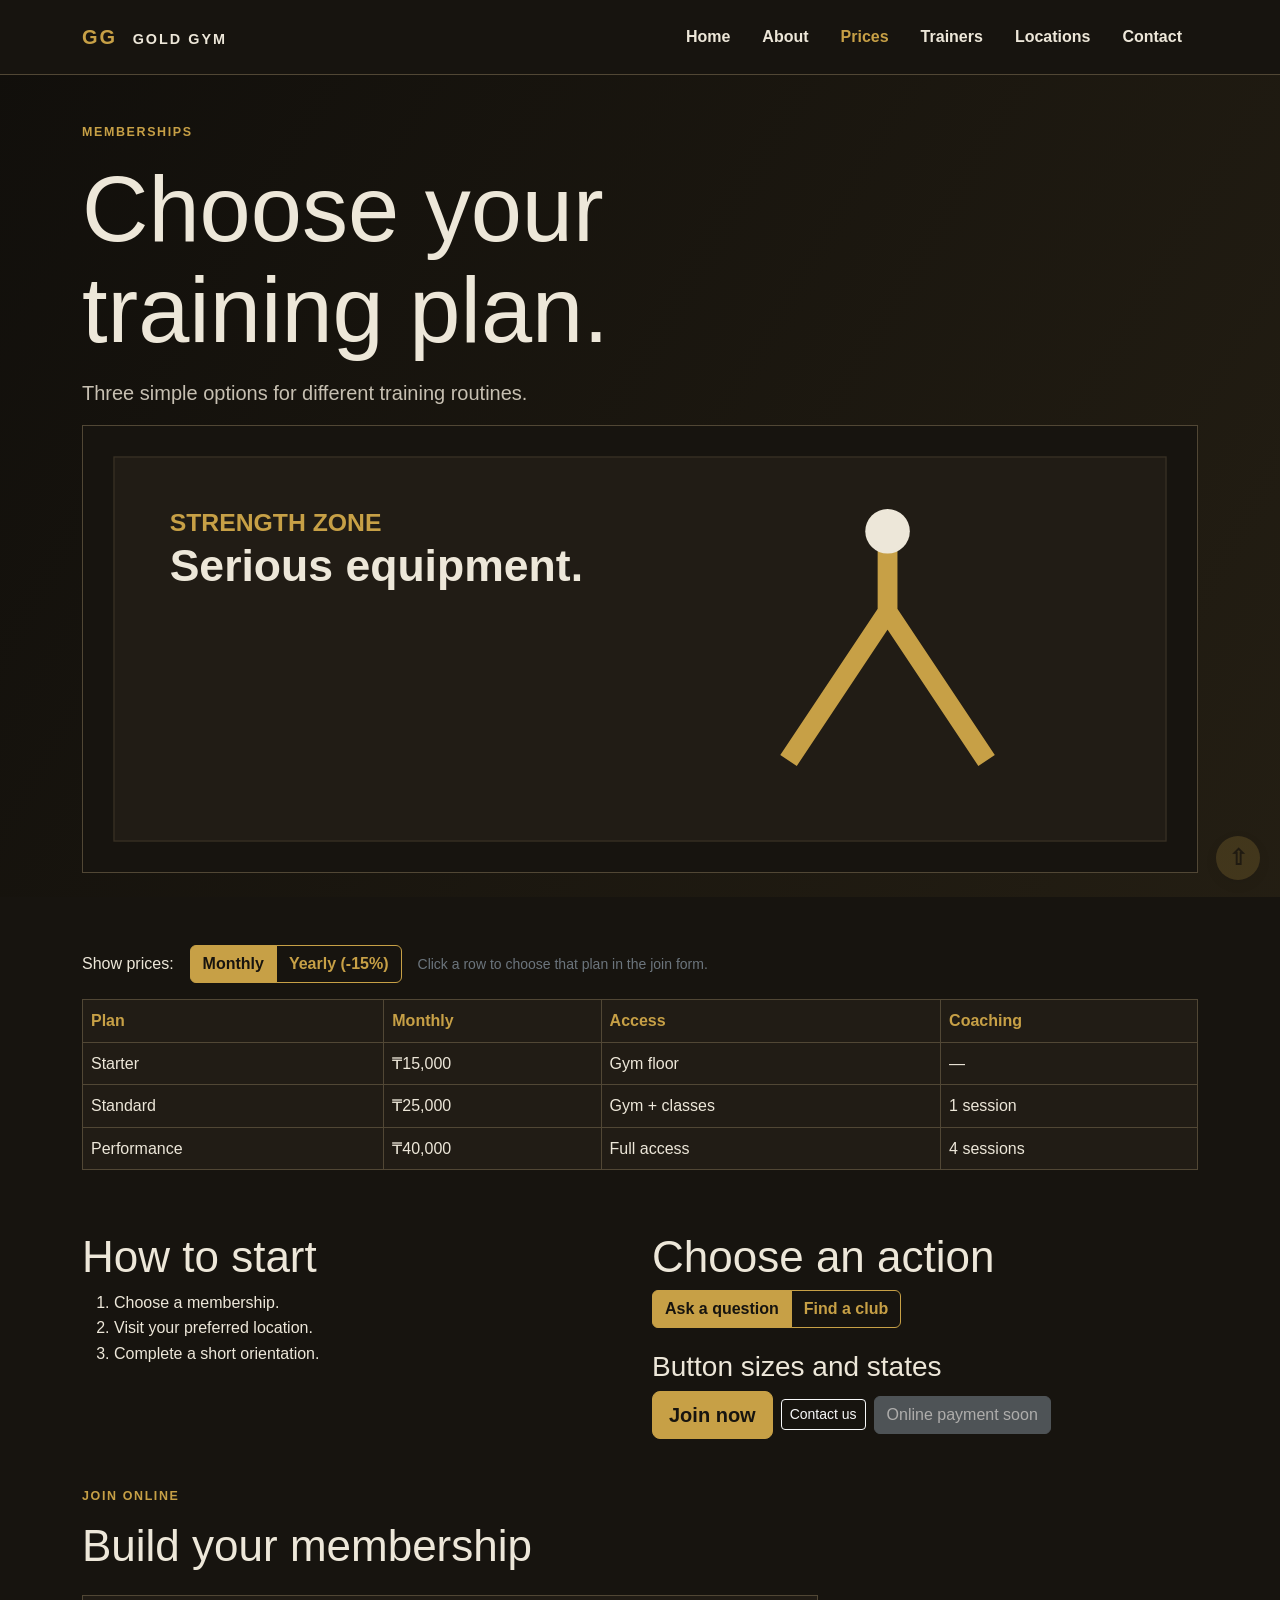
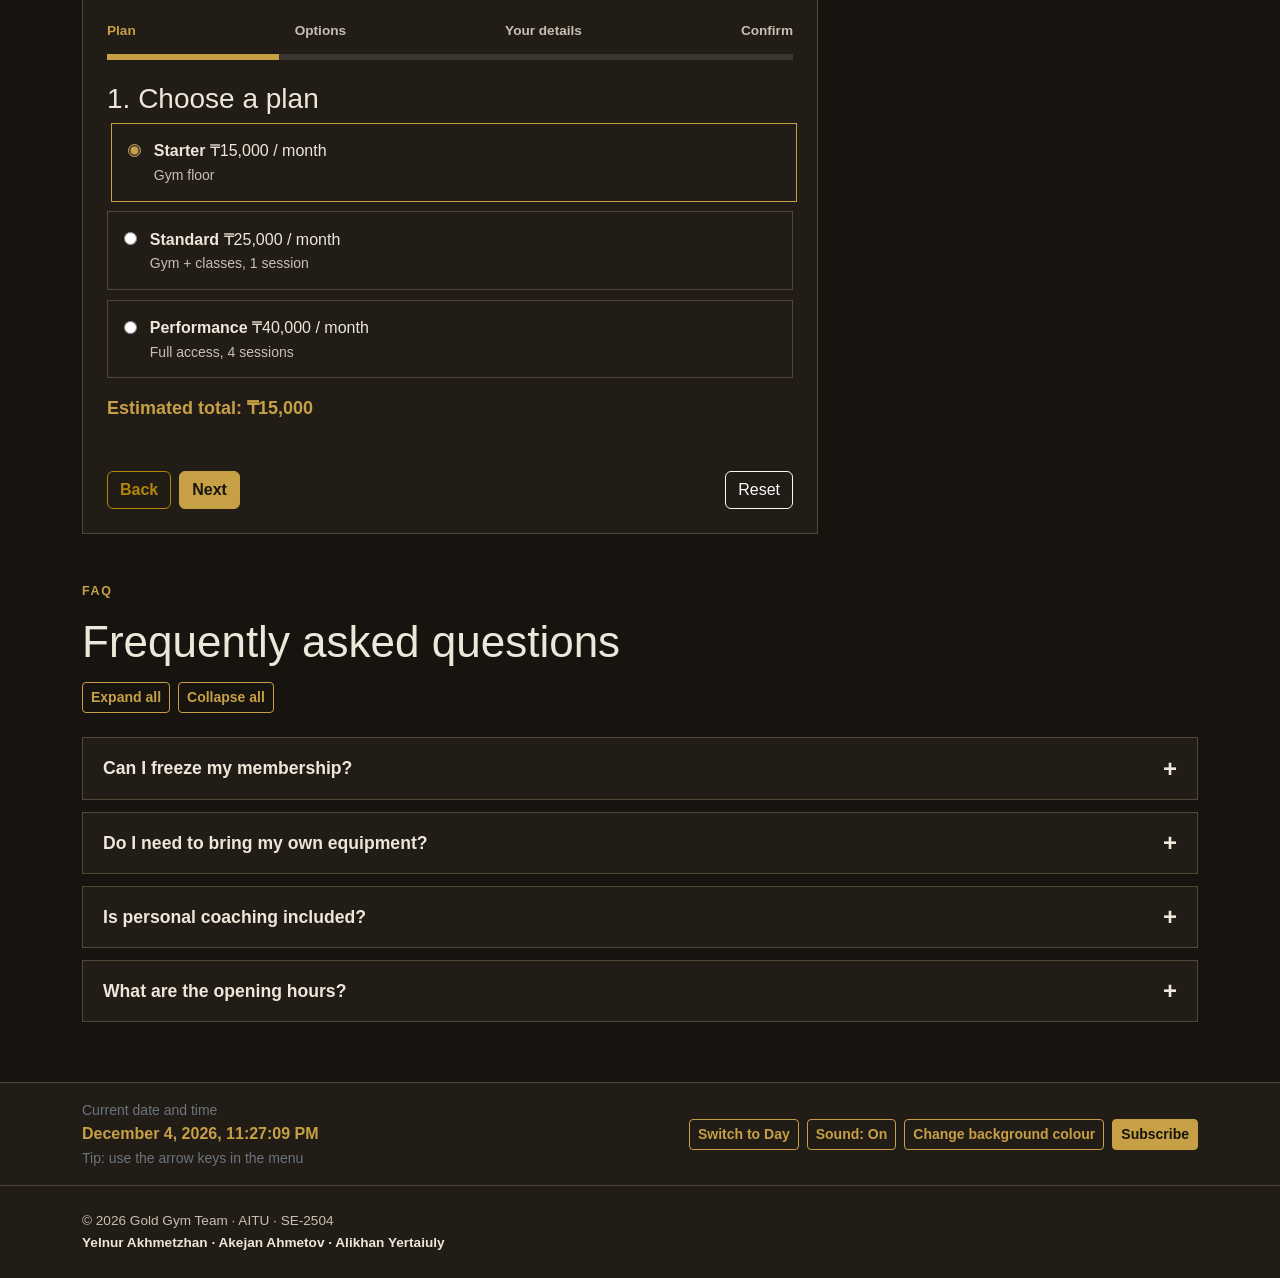
<file: prices.html>
<!doctype html>
<html lang="en">
  <head>
    <!-- Team: Yelnur Akhmetzhan, Akejan Ahmetov, Alikhan Yertaiuly | SE-2504 -->
    <meta charset="UTF-8" />
    <meta name="viewport" content="width=device-width, initial-scale=1" />
    <meta name="description" content="Gold Gym student project" />
    <title>Prices | Gold Gym</title>
    <link
      href="https://cdn.jsdelivr.net/npm/bootstrap@5.3.3/dist/css/bootstrap.min.css"
      rel="stylesheet"
      integrity="sha384-QWTKZyjpPEjISv5WaRU9OFeRpok6YctnYmDr5pNlyT2bRjXh0JMhjY6hW+ALEwIH"
      crossorigin="anonymous"
    />
    <link rel="stylesheet" href="css/styles.css" />
  </head>
  <body>
    <header class="site-header sticky-top">
      <nav class="navbar navbar-expand-lg navbar-dark bg-dark py-3" aria-label="Primary navigation">
        <div class="container">
          <a class="navbar-brand logo" href="index.html">GG <span class="ms-2">GOLD GYM</span></a>
          <button
            class="navbar-toggler"
            type="button"
            data-bs-toggle="collapse"
            data-bs-target="#main-nav"
            aria-controls="main-nav"
            aria-expanded="false"
            aria-label="Toggle navigation"
          >
            <span class="navbar-toggler-icon"></span>
          </button>
          <div class="collapse navbar-collapse" id="main-nav">
            <ul class="navbar-nav ms-auto">
              <li class="nav-item"><a class="nav-link fw-bold px-lg-3" href="index.html">Home</a></li>
              <li class="nav-item"><a class="nav-link fw-bold px-lg-3" href="about.html">About</a></li>
              <li class="nav-item">
                <a class="nav-link fw-bold px-lg-3 active" aria-current="page" href="prices.html">Prices</a>
              </li>
              <li class="nav-item"><a class="nav-link fw-bold px-lg-3" href="trainers.html">Trainers</a></li>
              <li class="nav-item">
                <a class="nav-link fw-bold px-lg-3" href="locations.html">Locations</a>
              </li>
              <li class="nav-item"><a class="nav-link fw-bold px-lg-3" href="contact.html">Contact</a></li>
            </ul>
          </div>
        </div>
      </nav>
    </header>
    <main>
      <section class="hero pt-5 pb-4">
        <div class="container">
          <p class="eyebrow">MEMBERSHIPS</p>
          <h1 class="mt-2 mb-3">Choose your<br />training plan.</h1>
          <p class="lead">Three simple options for different training routines.</p>
          <img class="wide" src="images/strength.svg" alt="Gold Gym strength zone illustration" />
        </div>
      </section>
      <section class="container py-5">
        <div class="d-flex flex-wrap align-items-center gap-3 mb-3">
          <span id="period-label">Show prices:</span>
          <div class="btn-group" role="group" aria-labelledby="period-label">
            <button type="button" class="btn btn-outline-warning active" data-period="monthly" aria-pressed="true">Monthly</button>
            <button type="button" class="btn btn-outline-warning" data-period="yearly" aria-pressed="false">Yearly (-15%)</button>
          </div>
          <small class="text-secondary">Click a row to choose that plan in the join form.</small>
        </div>
        <div class="table-responsive">
          <table class="table table-dark table-bordered align-middle" id="price-table">
            <caption class="visually-hidden">Membership plans. Click a row to choose the plan in the join form.</caption>
            <thead>
              <tr>
                <th>Plan</th>
                <th id="price-heading">Monthly</th>
                <th>Access</th>
                <th>Coaching</th>
              </tr>
            </thead>
            <tbody>
              <tr class="plan-row" data-plan="starter">
                <td>Starter</td>
                <td class="price-cell" data-monthly="15000">₸15,000</td>
                <td>Gym floor</td>
                <td>—</td>
              </tr>
              <tr class="plan-row" data-plan="standard">
                <td>Standard</td>
                <td class="price-cell" data-monthly="25000">₸25,000</td>
                <td>Gym + classes</td>
                <td>1 session</td>
              </tr>
              <tr class="plan-row" data-plan="performance">
                <td>Performance</td>
                <td class="price-cell" data-monthly="40000">₸40,000</td>
                <td>Full access</td>
                <td>4 sessions</td>
              </tr>
            </tbody>
          </table>
        </div>
        <div class="row g-4 mt-lg-4">
          <div class="col-md-6 col-lg-6">
            <h2>How to start</h2>
            <ol>
              <li>Choose a membership.</li>
              <li>Visit your preferred location.</li>
              <li>Complete a short orientation.</li>
            </ol>
          </div>
          <div class="col-md-6 col-lg-6">
            <h2>Choose an action</h2>
            <div class="btn-group" role="group" aria-label="Membership actions">
              <a class="btn btn-warning" href="contact.html">Ask a question</a
              ><a class="btn btn-outline-warning" href="locations.html">Find a club</a>
            </div>
            <h3 class="mt-4">Button sizes and states</h3>
            <div class="d-flex flex-wrap align-items-center gap-2">
              <a class="btn btn-warning btn-lg" href="contact.html">Join now</a
              ><a class="btn btn-outline-light btn-sm" href="contact.html">Contact us</a
              ><button class="btn btn-secondary" type="button" disabled>Online payment soon</button>
            </div>
          </div>
        </div>
      </section>
      <section class="container pb-5" aria-labelledby="join-title">
        <p class="eyebrow">JOIN ONLINE</p>
        <h2 id="join-title" class="mb-4">Build your membership</h2>
        <form id="join-form" class="panel-box join-form" novalidate>
          <ol class="step-dots" id="step-dots" aria-label="Form steps">
            <li class="current">Plan</li>
            <li>Options</li>
            <li>Your details</li>
            <li>Confirm</li>
          </ol>
          <div class="step-bar" aria-hidden="true"><div id="step-progress"></div></div>

          <fieldset class="join-step">
            <legend class="h3">1. Choose a plan</legend>
            <div class="plan-options">
              <label class="plan-option"><input type="radio" name="plan" value="starter" checked /><span><strong>Starter</strong> ₸15,000 / month<small>Gym floor</small></span></label>
              <label class="plan-option"><input type="radio" name="plan" value="standard" /><span><strong>Standard</strong> ₸25,000 / month<small>Gym + classes, 1 session</small></span></label>
              <label class="plan-option"><input type="radio" name="plan" value="performance" /><span><strong>Performance</strong> ₸40,000 / month<small>Full access, 4 sessions</small></span></label>
            </div>
          </fieldset>

          <fieldset class="join-step">
            <legend class="h3">2. Options</legend>
            <label class="form-label" for="join-months">Payment period</label>
            <select class="form-select mb-3" id="join-months" name="months">
              <option value="1">1 month</option>
              <option value="3">3 months (5% discount)</option>
              <option value="12">12 months (15% discount)</option>
            </select>
            <div class="form-check">
              <input class="form-check-input" type="checkbox" id="join-coaching" name="coaching" />
              <label class="form-check-label" for="join-coaching">Add personal coaching (+₸10,000 / month)</label>
            </div>
          </fieldset>

          <fieldset class="join-step">
            <legend class="h3">3. Your details</legend>
            <label class="form-label" for="join-name">Full name</label>
            <input class="form-control mb-3" id="join-name" name="fullname" type="text" autocomplete="name" />
            <label class="form-label" for="join-email">Email</label>
            <input class="form-control" id="join-email" name="email" type="email" autocomplete="email" />
          </fieldset>

          <fieldset class="join-step">
            <legend class="h3">4. Check and confirm</legend>
            <dl class="join-summary" id="join-summary"></dl>
          </fieldset>

          <p class="live-price" id="live-price" aria-live="polite"></p>
          <p class="text-danger mb-2" id="step-error" role="alert"></p>
          <div class="d-flex flex-wrap gap-2">
            <button class="btn btn-outline-warning" id="join-back" type="button">Back</button>
            <button class="btn btn-warning" id="join-next" type="button">Next</button>
            <button class="btn btn-outline-light ms-auto" id="join-reset" type="button">Reset</button>
          </div>
          <div id="join-status" role="status"></div>
        </form>
      </section>
      <section class="container pb-5" aria-labelledby="faq-title">
        <p class="eyebrow">FAQ</p>
        <h2 id="faq-title" class="mb-3">Frequently asked questions</h2>
        <div class="d-flex flex-wrap gap-2 mb-4">
          <button class="btn btn-outline-warning btn-sm" id="faq-expand" type="button">Expand all</button>
          <button class="btn btn-outline-warning btn-sm" id="faq-collapse" type="button">Collapse all</button>
        </div>
        <div class="accordion-item-gg">
          <button class="accordion-question" type="button" aria-expanded="false" aria-controls="faq-0"><span>Can I freeze my membership?</span><span class="icon" aria-hidden="true">+</span></button>
          <div class="accordion-answer" id="faq-0"><p>Yes. Any plan can be frozen for up to 30 days per year if you notify the front desk in advance.</p></div>
        </div>
        <div class="accordion-item-gg">
          <button class="accordion-question" type="button" aria-expanded="false" aria-controls="faq-1"><span>Do I need to bring my own equipment?</span><span class="icon" aria-hidden="true">+</span></button>
          <div class="accordion-answer" id="faq-1"><p>No. All machines, barbells and dumbbells are provided. Bring a towel and clean indoor shoes.</p></div>
        </div>
        <div class="accordion-item-gg">
          <button class="accordion-question" type="button" aria-expanded="false" aria-controls="faq-2"><span>Is personal coaching included?</span><span class="icon" aria-hidden="true">+</span></button>
          <div class="accordion-answer" id="faq-2"><p>Standard includes one coaching session and Performance includes four sessions per month. Starter does not include coaching.</p></div>
        </div>
        <div class="accordion-item-gg">
          <button class="accordion-question" type="button" aria-expanded="false" aria-controls="faq-3"><span>What are the opening hours?</span><span class="icon" aria-hidden="true">+</span></button>
          <div class="accordion-answer" id="faq-3"><p>All clubs are open every day from 06:00 to 00:00, including public holidays.</p></div>
        </div>
      </section>
    </main>
    <section class="tools-bar py-3" aria-label="Page tools">
      <div class="container d-flex flex-wrap align-items-center justify-content-between gap-3">
        <div><span class="text-secondary small d-block">Current date and time</span><time id="datetime">Loading…</time><span class="text-secondary small d-block">Tip: use the arrow keys in the menu</span></div>
        <div class="d-flex flex-wrap gap-2">
          <button class="btn btn-outline-warning btn-sm" id="theme-btn" type="button" aria-pressed="false">Switch to Day</button>
          <button class="btn btn-outline-warning btn-sm" id="sound-btn" type="button" aria-pressed="true">Sound: On</button>
          <button class="btn btn-outline-warning btn-sm" id="bg-color-btn" type="button">Change background colour</button>
          <button class="btn btn-warning btn-sm" type="button" data-open-popup>Subscribe</button>
        </div>
      </div>
    </section>
    <div class="popup-overlay" id="subscribe-popup" aria-hidden="true" role="dialog" aria-modal="true" aria-labelledby="popup-title">
      <div class="popup-box">
        <button class="popup-close" type="button" aria-label="Close popup">&times;</button>
        <h2 class="h3" id="popup-title">Subscribe to Gold Gym</h2>
        <p>Get training tips and club news straight to your inbox.</p>
        <form novalidate>
          <label class="form-label" for="popup-email">Email</label>
          <input class="form-control" id="popup-email" type="email" placeholder="name@mail.com" />
          <p id="popup-status" class="mt-2 mb-0" role="status"></p>
          <button class="btn btn-warning w-100 mt-3" type="submit">Subscribe</button>
        </form>
      </div>
    </div>
    <footer class="py-4">
      <div class="container">
        © 2026 Gold Gym Team · AITU · SE-2504<br /><strong
          >Yelnur Akhmetzhan · Akejan Ahmetov · Alikhan Yertaiuly</strong
        >
      </div>
    </footer>
    <script
      src="https://cdn.jsdelivr.net/npm/bootstrap@5.3.3/dist/js/bootstrap.bundle.min.js"
      integrity="sha384-YvpcrYf0tY3lHB60NNkmXc5s9fDVZLESaAA55NDzOxhy9GkcIdslK1eN7N6jIeHz"
      crossorigin="anonymous"
    ></script>
    <script src="js/sound.js"></script>
    <script src="js/validation.js"></script>
    <script src="js/accordion.js"></script>
    <script src="js/popup.js"></script>
    <script src="js/background.js"></script>
    <script src="js/datetime.js"></script>
    <script src="js/theme.js"></script>
    <script src="js/keyboard-nav.js"></script>
    <script src="js/membership.js"></script>
    <script src="js/vendor/jquery-3.7.1.min.js"></script>
    <script src="js/jq-core.js"></script>
    <script src="js/jq-prices.js"></script>
  </body>
</html>
</file>
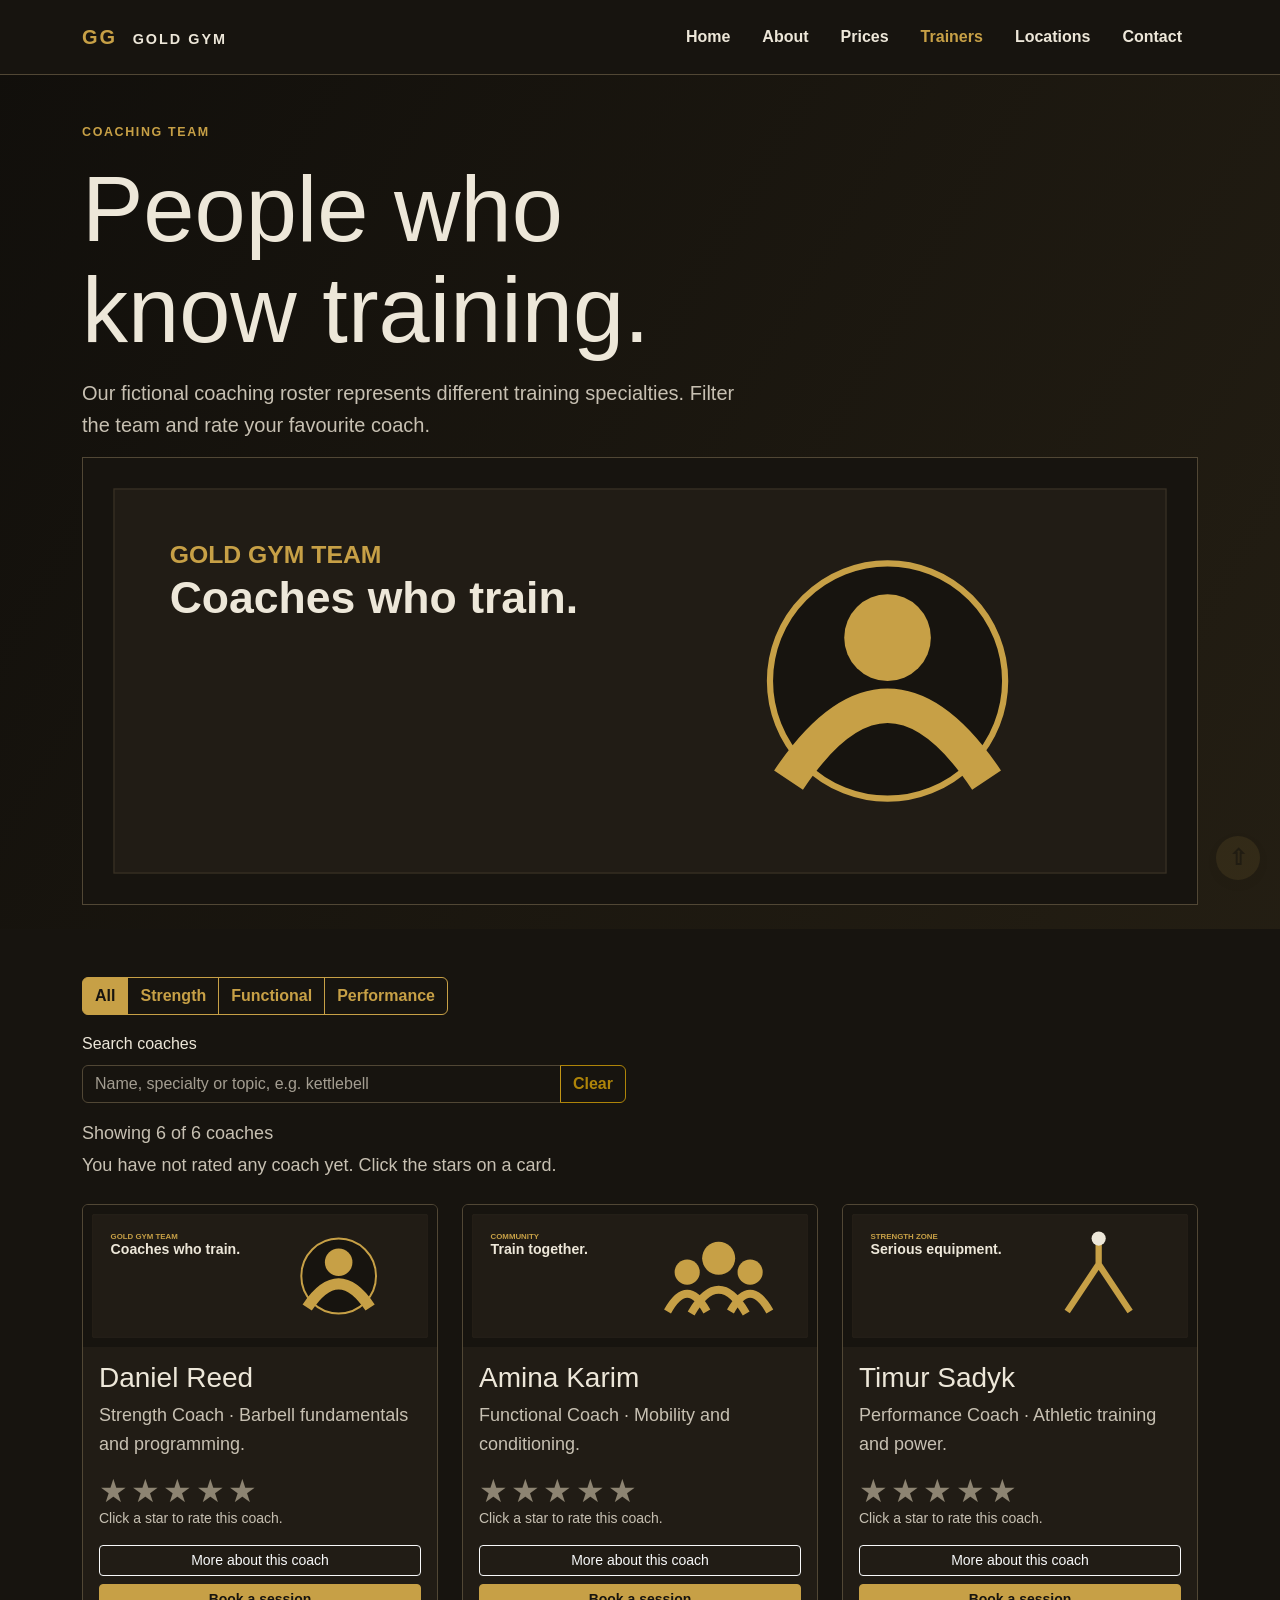
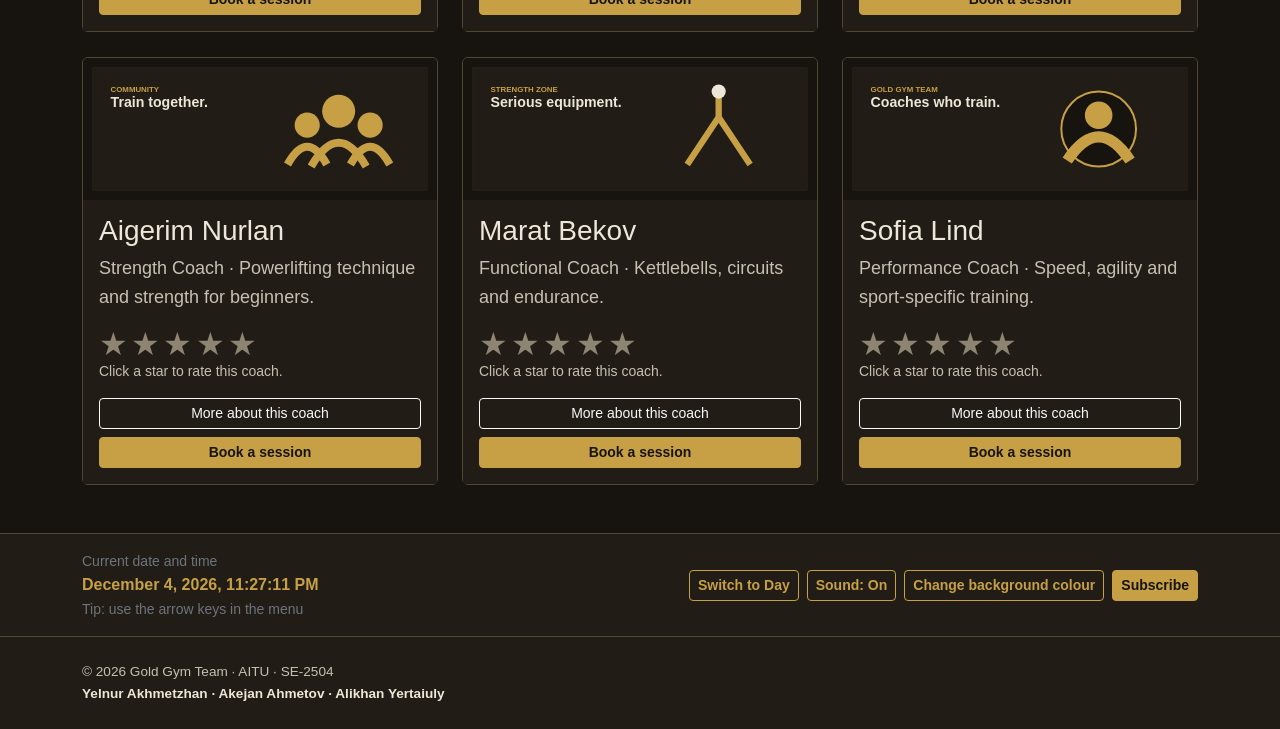
<file: trainers.html>
<!doctype html>
<html lang="en">
  <head>
    <!-- Team: Yelnur Akhmetzhan, Akejan Ahmetov, Alikhan Yertaiuly | SE-2504 -->
    <meta charset="UTF-8" />
    <meta name="viewport" content="width=device-width, initial-scale=1" />
    <meta name="description" content="Gold Gym student project" />
    <title>Trainers | Gold Gym</title>
    <link
      href="https://cdn.jsdelivr.net/npm/bootstrap@5.3.3/dist/css/bootstrap.min.css"
      rel="stylesheet"
      integrity="sha384-QWTKZyjpPEjISv5WaRU9OFeRpok6YctnYmDr5pNlyT2bRjXh0JMhjY6hW+ALEwIH"
      crossorigin="anonymous"
    />
    <link rel="stylesheet" href="css/styles.css" />
  </head>
  <body>
    <header class="site-header sticky-top">
      <nav class="navbar navbar-expand-lg navbar-dark bg-dark py-3" aria-label="Primary navigation">
        <div class="container">
          <a class="navbar-brand logo" href="index.html">GG <span class="ms-2">GOLD GYM</span></a>
          <button
            class="navbar-toggler"
            type="button"
            data-bs-toggle="collapse"
            data-bs-target="#main-nav"
            aria-controls="main-nav"
            aria-expanded="false"
            aria-label="Toggle navigation"
          >
            <span class="navbar-toggler-icon"></span>
          </button>
          <div class="collapse navbar-collapse" id="main-nav">
            <ul class="navbar-nav ms-auto">
              <li class="nav-item"><a class="nav-link fw-bold px-lg-3" href="index.html">Home</a></li>
              <li class="nav-item"><a class="nav-link fw-bold px-lg-3" href="about.html">About</a></li>
              <li class="nav-item"><a class="nav-link fw-bold px-lg-3" href="prices.html">Prices</a></li>
              <li class="nav-item">
                <a class="nav-link fw-bold px-lg-3 active" aria-current="page" href="trainers.html"
                  >Trainers</a
                >
              </li>
              <li class="nav-item">
                <a class="nav-link fw-bold px-lg-3" href="locations.html">Locations</a>
              </li>
              <li class="nav-item"><a class="nav-link fw-bold px-lg-3" href="contact.html">Contact</a></li>
            </ul>
          </div>
        </div>
      </nav>
    </header>
    <main>
      <section class="hero pt-5 pb-4">
        <div class="container">
          <p class="eyebrow">COACHING TEAM</p>
          <h1 class="mt-2 mb-3">People who<br />know training.</h1>
          <p class="lead">Our fictional coaching roster represents different training specialties. Filter the team and rate your favourite coach.</p>
          <img class="wide" src="images/team.svg" alt="Gold Gym coaching team illustration" />
        </div>
      </section>
      <section class="container py-5">
        <div class="trainer-controls mb-4">
          <div class="btn-group flex-wrap" role="group" aria-label="Filter coaches by specialty">
            <button type="button" class="btn btn-outline-warning active" data-filter="all" aria-pressed="true">All</button>
            <button type="button" class="btn btn-outline-warning" data-filter="strength" aria-pressed="false">Strength</button>
            <button type="button" class="btn btn-outline-warning" data-filter="functional" aria-pressed="false">Functional</button>
            <button type="button" class="btn btn-outline-warning" data-filter="performance" aria-pressed="false">Performance</button>
          </div>
          <div class="coach-search mt-3">
            <label class="form-label" for="coach-search">Search coaches</label>
            <div class="input-group">
              <input class="form-control" id="coach-search" type="search" placeholder="Name, specialty or topic, e.g. kettlebell" autocomplete="off" />
              <button class="btn btn-outline-warning" id="coach-search-clear" type="button" disabled>Clear</button>
            </div>
          </div>
          <p id="filter-count" class="mt-3 mb-1" role="status"></p>
          <p id="rating-average" class="mb-0" role="status"></p>
        </div>
        <div class="row row-cols-1 row-cols-md-2 row-cols-lg-3 g-4" id="trainer-grid">
          <div class="col trainer-col" data-category="strength">
            <article class="card gym-card h-100">
              <img src="images/team.svg" class="card-img-top" alt="Coach Daniel Reed" />
              <div class="card-body d-flex flex-column">
                <h2 class="card-title h3">Daniel Reed</h2>
                <p class="card-text">Strength Coach · Barbell fundamentals and programming.</p>
                <div class="rating-block">
                  <div class="rating" role="radiogroup" aria-label="Rate Daniel Reed" data-trainer="Daniel Reed">
                    <button class="star" type="button" role="radio" aria-checked="false" data-value="1" aria-label="1 star for Daniel Reed">&#9733;</button>
                    <button class="star" type="button" role="radio" aria-checked="false" data-value="2" aria-label="2 stars for Daniel Reed">&#9733;</button>
                    <button class="star" type="button" role="radio" aria-checked="false" data-value="3" aria-label="3 stars for Daniel Reed">&#9733;</button>
                    <button class="star" type="button" role="radio" aria-checked="false" data-value="4" aria-label="4 stars for Daniel Reed">&#9733;</button>
                    <button class="star" type="button" role="radio" aria-checked="false" data-value="5" aria-label="5 stars for Daniel Reed">&#9733;</button>
                  </div>
                  <p class="rating-text small mb-3" role="status">Click a star to rate this coach.</p>
                </div>
                <a class="btn btn-warning btn-sm mt-auto" href="contact.html">Book a session</a>
              </div>
            </article>
          </div>
          <div class="col trainer-col" data-category="functional">
            <article class="card gym-card h-100">
              <img src="images/community.svg" class="card-img-top" alt="Coach Amina Karim" />
              <div class="card-body d-flex flex-column">
                <h2 class="card-title h3">Amina Karim</h2>
                <p class="card-text">Functional Coach · Mobility and conditioning.</p>
                <div class="rating-block">
                  <div class="rating" role="radiogroup" aria-label="Rate Amina Karim" data-trainer="Amina Karim">
                    <button class="star" type="button" role="radio" aria-checked="false" data-value="1" aria-label="1 star for Amina Karim">&#9733;</button>
                    <button class="star" type="button" role="radio" aria-checked="false" data-value="2" aria-label="2 stars for Amina Karim">&#9733;</button>
                    <button class="star" type="button" role="radio" aria-checked="false" data-value="3" aria-label="3 stars for Amina Karim">&#9733;</button>
                    <button class="star" type="button" role="radio" aria-checked="false" data-value="4" aria-label="4 stars for Amina Karim">&#9733;</button>
                    <button class="star" type="button" role="radio" aria-checked="false" data-value="5" aria-label="5 stars for Amina Karim">&#9733;</button>
                  </div>
                  <p class="rating-text small mb-3" role="status">Click a star to rate this coach.</p>
                </div>
                <a class="btn btn-warning btn-sm mt-auto" href="contact.html">Book a session</a>
              </div>
            </article>
          </div>
          <div class="col trainer-col" data-category="performance">
            <article class="card gym-card h-100">
              <img src="images/strength.svg" class="card-img-top" alt="Coach Timur Sadyk" />
              <div class="card-body d-flex flex-column">
                <h2 class="card-title h3">Timur Sadyk</h2>
                <p class="card-text">Performance Coach · Athletic training and power.</p>
                <div class="rating-block">
                  <div class="rating" role="radiogroup" aria-label="Rate Timur Sadyk" data-trainer="Timur Sadyk">
                    <button class="star" type="button" role="radio" aria-checked="false" data-value="1" aria-label="1 star for Timur Sadyk">&#9733;</button>
                    <button class="star" type="button" role="radio" aria-checked="false" data-value="2" aria-label="2 stars for Timur Sadyk">&#9733;</button>
                    <button class="star" type="button" role="radio" aria-checked="false" data-value="3" aria-label="3 stars for Timur Sadyk">&#9733;</button>
                    <button class="star" type="button" role="radio" aria-checked="false" data-value="4" aria-label="4 stars for Timur Sadyk">&#9733;</button>
                    <button class="star" type="button" role="radio" aria-checked="false" data-value="5" aria-label="5 stars for Timur Sadyk">&#9733;</button>
                  </div>
                  <p class="rating-text small mb-3" role="status">Click a star to rate this coach.</p>
                </div>
                <a class="btn btn-warning btn-sm mt-auto" href="contact.html">Book a session</a>
              </div>
            </article>
          </div>
          <div class="col trainer-col" data-category="strength">
            <article class="card gym-card h-100">
              <img src="images/community.svg" class="card-img-top" alt="Coach Aigerim Nurlan" />
              <div class="card-body d-flex flex-column">
                <h2 class="card-title h3">Aigerim Nurlan</h2>
                <p class="card-text">Strength Coach · Powerlifting technique and strength for beginners.</p>
                <div class="rating-block">
                  <div class="rating" role="radiogroup" aria-label="Rate Aigerim Nurlan" data-trainer="Aigerim Nurlan">
                    <button class="star" type="button" role="radio" aria-checked="false" data-value="1" aria-label="1 star for Aigerim Nurlan">&#9733;</button>
                    <button class="star" type="button" role="radio" aria-checked="false" data-value="2" aria-label="2 stars for Aigerim Nurlan">&#9733;</button>
                    <button class="star" type="button" role="radio" aria-checked="false" data-value="3" aria-label="3 stars for Aigerim Nurlan">&#9733;</button>
                    <button class="star" type="button" role="radio" aria-checked="false" data-value="4" aria-label="4 stars for Aigerim Nurlan">&#9733;</button>
                    <button class="star" type="button" role="radio" aria-checked="false" data-value="5" aria-label="5 stars for Aigerim Nurlan">&#9733;</button>
                  </div>
                  <p class="rating-text small mb-3" role="status">Click a star to rate this coach.</p>
                </div>
                <a class="btn btn-warning btn-sm mt-auto" href="contact.html">Book a session</a>
              </div>
            </article>
          </div>
          <div class="col trainer-col" data-category="functional">
            <article class="card gym-card h-100">
              <img src="images/strength.svg" class="card-img-top" alt="Coach Marat Bekov" />
              <div class="card-body d-flex flex-column">
                <h2 class="card-title h3">Marat Bekov</h2>
                <p class="card-text">Functional Coach · Kettlebells, circuits and endurance.</p>
                <div class="rating-block">
                  <div class="rating" role="radiogroup" aria-label="Rate Marat Bekov" data-trainer="Marat Bekov">
                    <button class="star" type="button" role="radio" aria-checked="false" data-value="1" aria-label="1 star for Marat Bekov">&#9733;</button>
                    <button class="star" type="button" role="radio" aria-checked="false" data-value="2" aria-label="2 stars for Marat Bekov">&#9733;</button>
                    <button class="star" type="button" role="radio" aria-checked="false" data-value="3" aria-label="3 stars for Marat Bekov">&#9733;</button>
                    <button class="star" type="button" role="radio" aria-checked="false" data-value="4" aria-label="4 stars for Marat Bekov">&#9733;</button>
                    <button class="star" type="button" role="radio" aria-checked="false" data-value="5" aria-label="5 stars for Marat Bekov">&#9733;</button>
                  </div>
                  <p class="rating-text small mb-3" role="status">Click a star to rate this coach.</p>
                </div>
                <a class="btn btn-warning btn-sm mt-auto" href="contact.html">Book a session</a>
              </div>
            </article>
          </div>
          <div class="col trainer-col" data-category="performance">
            <article class="card gym-card h-100">
              <img src="images/team.svg" class="card-img-top" alt="Coach Sofia Lind" />
              <div class="card-body d-flex flex-column">
                <h2 class="card-title h3">Sofia Lind</h2>
                <p class="card-text">Performance Coach · Speed, agility and sport-specific training.</p>
                <div class="rating-block">
                  <div class="rating" role="radiogroup" aria-label="Rate Sofia Lind" data-trainer="Sofia Lind">
                    <button class="star" type="button" role="radio" aria-checked="false" data-value="1" aria-label="1 star for Sofia Lind">&#9733;</button>
                    <button class="star" type="button" role="radio" aria-checked="false" data-value="2" aria-label="2 stars for Sofia Lind">&#9733;</button>
                    <button class="star" type="button" role="radio" aria-checked="false" data-value="3" aria-label="3 stars for Sofia Lind">&#9733;</button>
                    <button class="star" type="button" role="radio" aria-checked="false" data-value="4" aria-label="4 stars for Sofia Lind">&#9733;</button>
                    <button class="star" type="button" role="radio" aria-checked="false" data-value="5" aria-label="5 stars for Sofia Lind">&#9733;</button>
                  </div>
                  <p class="rating-text small mb-3" role="status">Click a star to rate this coach.</p>
                </div>
                <a class="btn btn-warning btn-sm mt-auto" href="contact.html">Book a session</a>
              </div>
            </article>
          </div>
        </div>
      </section>
    </main>
    <section class="tools-bar py-3" aria-label="Page tools">
      <div class="container d-flex flex-wrap align-items-center justify-content-between gap-3">
        <div><span class="text-secondary small d-block">Current date and time</span><time id="datetime">Loading…</time><span class="text-secondary small d-block">Tip: use the arrow keys in the menu</span></div>
        <div class="d-flex flex-wrap gap-2">
          <button class="btn btn-outline-warning btn-sm" id="theme-btn" type="button" aria-pressed="false">Switch to Day</button>
          <button class="btn btn-outline-warning btn-sm" id="sound-btn" type="button" aria-pressed="true">Sound: On</button>
          <button class="btn btn-outline-warning btn-sm" id="bg-color-btn" type="button">Change background colour</button>
          <button class="btn btn-warning btn-sm" type="button" data-open-popup>Subscribe</button>
        </div>
      </div>
    </section>
    <div class="popup-overlay" id="subscribe-popup" aria-hidden="true" role="dialog" aria-modal="true" aria-labelledby="popup-title">
      <div class="popup-box">
        <button class="popup-close" type="button" aria-label="Close popup">&times;</button>
        <h2 class="h3" id="popup-title">Subscribe to Gold Gym</h2>
        <p>Get training tips and club news straight to your inbox.</p>
        <form novalidate>
          <label class="form-label" for="popup-email">Email</label>
          <input class="form-control" id="popup-email" type="email" placeholder="name@mail.com" />
          <p id="popup-status" class="mt-2 mb-0" role="status"></p>
          <button class="btn btn-warning w-100 mt-3" type="submit">Subscribe</button>
        </form>
      </div>
    </div>
    <footer class="py-4">
      <div class="container">
        © 2026 Gold Gym Team · AITU · SE-2504<br /><strong
          >Yelnur Akhmetzhan · Akejan Ahmetov · Alikhan Yertaiuly</strong
        >
      </div>
    </footer>
    <script
      src="https://cdn.jsdelivr.net/npm/bootstrap@5.3.3/dist/js/bootstrap.bundle.min.js"
      integrity="sha384-YvpcrYf0tY3lHB60NNkmXc5s9fDVZLESaAA55NDzOxhy9GkcIdslK1eN7N6jIeHz"
      crossorigin="anonymous"
    ></script>
    <script src="js/sound.js"></script>
    <script src="js/validation.js"></script>
    <script src="js/accordion.js"></script>
    <script src="js/popup.js"></script>
    <script src="js/background.js"></script>
    <script src="js/datetime.js"></script>
    <script src="js/theme.js"></script>
    <script src="js/keyboard-nav.js"></script>
    <script src="js/trainers.js"></script>
    <script src="js/vendor/jquery-3.7.1.min.js"></script>
    <script src="js/jq-core.js"></script>
    <script src="js/jq-trainers.js"></script>
  </body>
</html>
</file>
<file: css/styles.css>
/* Gold Gym - Midterm. Bootstrap is themed through its own CSS variables; spacing uses Bootstrap utilities, only the pure-CSS card group (Task 2) keeps its own spacing. */
:root {
  --bs-dark-rgb: 23, 20, 15;
  --bs-link-color-rgb: 237, 231, 217;
  --bs-link-hover-color-rgb: 199, 160, 70;
  --bg: #17140f;
  --panel: #211c15;
  --gold: #c7a046;
  --cream: #ede7d9;
  --muted: #c7c0b2;
  --line: #514735;
}
body {
  background: var(--bg);
  color: var(--cream);
  font-family: Arial, Helvetica, sans-serif;
  line-height: 1.6;
}
h1,
h2,
h3,
.h3 {
  line-height: 1.1;
}
h1 {
  font-size: 3rem;
}
h2 {
  font-size: 1.75rem;
}
h3,
.h3 {
  font-size: 1.35rem;
}
p {
  color: var(--muted);
  font-size: 1rem;
}
.site-header {
  background: #17140ff2;
  border-bottom: 1px solid var(--line);
}
.logo {
  color: var(--gold);
  font-weight: 900;
  letter-spacing: 2px;
}
.logo span {
  color: var(--cream);
  font-size: 0.9rem;
}
.navbar .nav-link {
  color: var(--cream);
}
.navbar .nav-link.active,
.navbar .nav-link:hover {
  color: var(--gold);
}
.hero {
  background: linear-gradient(120deg, #17140f, #241e14);
}
.eyebrow {
  color: var(--gold);
  font-size: 0.78rem;
  font-weight: 800;
  letter-spacing: 0.13em;
}
.lead {
  max-width: 42rem;
}
.wide {
  width: 100%;
  border: 1px solid var(--line);
  display: block;
}
.stats {
  border-left: 1px solid var(--line);
}
.stats b {
  display: block;
  color: var(--gold);
  font-size: 2.25rem;
}
.stats em {
  display: block;
  color: var(--muted);
  font-size: 0.72rem;
  font-style: normal;
  letter-spacing: 0.1em;
  text-transform: uppercase;
}
.btn-warning {
  --bs-btn-bg: #c7a046;
  --bs-btn-border-color: #c7a046;
  --bs-btn-color: #17140f;
  --bs-btn-hover-bg: #dfbd6b;
  --bs-btn-hover-border-color: #dfbd6b;
  --bs-btn-hover-color: #17140f;
  --bs-btn-active-bg: #dfbd6b;
  --bs-btn-active-border-color: #dfbd6b;
  --bs-btn-active-color: #17140f;
  font-weight: 800;
}
.btn-outline-warning {
  --bs-btn-color: #c7a046;
  --bs-btn-border-color: #c7a046;
  --bs-btn-hover-bg: #c7a046;
  --bs-btn-hover-border-color: #c7a046;
  --bs-btn-hover-color: #17140f;
  --bs-btn-active-bg: #c7a046;
  --bs-btn-active-border-color: #c7a046;
  --bs-btn-active-color: #17140f;
  font-weight: 800;
}
.responsive-card-group {
  display: grid;
  grid-template-columns: 1fr;
  gap: 1.4rem;
  margin-top: 2rem;
}
.responsive-card-group article,
.gym-card,
.location-panel,
.contact-form {
  background: var(--panel);
  border: 1px solid var(--line);
}
.responsive-card-group article {
  padding: 1.5rem;
  display: flex;
  flex-direction: column;
}
.responsive-card-group img {
  width: 100%;
  margin-bottom: 1rem;
}
.gym-card {
  color: var(--cream);
}
.gym-card .card-body {
  background: var(--panel);
}
.gym-card .card-text {
  color: var(--muted);
}
.round {
  aspect-ratio: 1;
  object-fit: cover;
  border-radius: 50%;
  border: 3px solid var(--gold);
  width: 70%;
}
.table-dark {
  --bs-table-bg: var(--panel);
  --bs-table-border-color: var(--line);
  --bs-table-color: var(--cream);
}
.table th {
  color: var(--gold);
}
.carousel {
  border: 1px solid var(--line);
  background: var(--panel);
}
.carousel-image {
  height: min(60vw, 520px);
  object-fit: contain;
  background: var(--bg);
}
.contact-form .form-control,
.contact-form .form-select,
.contact-form .input-group-text {
  background: #17140f;
  border-color: var(--line);
  color: var(--cream);
}
.contact-form .form-control:focus,
.contact-form .form-select:focus {
  border-color: var(--gold);
  box-shadow: 0 0 0 0.2rem rgba(199, 160, 70, 0.25);
}
footer {
  background: var(--panel);
  border-top: 1px solid var(--line);
  color: var(--muted);
  font-size: 0.85rem;
}
footer strong {
  color: var(--cream);
}
@media (min-width: 576px) {
  h1 {
    font-size: 4rem;
  }
  h2 {
    font-size: 2.25rem;
  }
  h3,
  .h3 {
    font-size: 1.5rem;
  }
  p {
    font-size: 1.05rem;
  }
  .responsive-card-group {
    grid-template-columns: repeat(2, minmax(0, 1fr));
  }
}
@media (min-width: 992px) {
  h1 {
    font-size: 5.75rem;
  }
  h2 {
    font-size: 2.75rem;
  }
  h3,
  .h3 {
    font-size: 1.75rem;
  }
  p {
    font-size: 1.125rem;
  }
  .responsive-card-group {
    grid-template-columns: repeat(3, minmax(0, 1fr));
  }
}
@media (max-width: 991.98px) {
  .stats {
    border-left: 0;
    border-top: 1px solid var(--line);
  }
}

/* ===== Assignment 4: JavaScript components ===== */
body {
  transition: background-color 0.6s ease;
}
.hero {
  background: linear-gradient(120deg, rgba(0, 0, 0, 0.25), rgba(199, 160, 70, 0.07));
}
/* tools bar (Task 3, 4, 5) */
.tools-bar {
  background: var(--panel);
  border-top: 1px solid var(--line);
}
.tools-bar time {
  color: var(--gold);
  font-weight: 700;
  font-variant-numeric: tabular-nums;
}
/* Task 1: validation messages */
.contact-form .invalid-feedback,
.contact-form .error-text {
  display: block;
  min-height: 1.25rem;
  color: #ff8a80;
  font-size: 0.85rem;
}
.contact-form .form-control.is-invalid,
.contact-form .form-check-input.is-invalid {
  border-color: #ff8a80;
}
.contact-form .form-control.is-valid {
  border-color: #63c174;
}
/* Task 2: accordion */
.accordion-item-gg {
  background: var(--panel);
  border: 1px solid var(--line);
  margin-bottom: 0.75rem;
}
.accordion-question {
  width: 100%;
  display: flex;
  justify-content: space-between;
  align-items: center;
  gap: 1rem;
  padding: 1rem 1.25rem;
  background: transparent;
  border: 0;
  color: var(--cream);
  font-size: 1.1rem;
  font-weight: 700;
  text-align: left;
}
.accordion-question:hover,
.accordion-item-gg.open .accordion-question {
  color: var(--gold);
}
.accordion-question .icon {
  font-size: 1.5rem;
  line-height: 1;
  transition: transform 0.35s ease;
}
.accordion-item-gg.open .icon {
  transform: rotate(45deg);
}
.accordion-answer {
  max-height: 0;
  overflow: hidden;
  transition: max-height 0.4s ease;
}
.accordion-answer p {
  margin: 0;
  padding: 0 1.25rem 1.1rem;
}
/* Task 3: popup */
.popup-overlay {
  position: fixed;
  inset: 0;
  z-index: 2000;
  display: flex;
  align-items: center;
  justify-content: center;
  padding: 1rem;
  background: rgba(0, 0, 0, 0.75);
  opacity: 0;
  visibility: hidden;
  transition: opacity 0.25s ease, visibility 0.25s;
}
.popup-overlay.show {
  opacity: 1;
  visibility: visible;
}
.popup-box {
  position: relative;
  width: 100%;
  max-width: 440px;
  padding: 2rem;
  background: var(--panel);
  border: 1px solid var(--gold);
  transform: translateY(20px);
  transition: transform 0.25s ease;
}
.popup-overlay.show .popup-box {
  transform: translateY(0);
}
.popup-close {
  position: absolute;
  top: 0.5rem;
  right: 0.75rem;
  background: none;
  border: 0;
  color: var(--cream);
  font-size: 2rem;
  line-height: 1;
}
.popup-close:hover {
  color: var(--gold);
}
.popup-box .form-control {
  background: #17140f;
  border-color: var(--line);
  color: var(--cream);
}
body.popup-open {
  overflow: hidden;
}

/* ===== Assignment 5: interactive components ===== */

/* ----- Day theme: only the CSS variables change ----- */
body.theme-day {
  --bg: #f7f2e6;
  --panel: #fffaf0;
  --gold: #8a6a1c;
  --cream: #2a2418;
  --muted: #554d3c;
  --line: #d6c9aa;
  --bs-link-color-rgb: 138, 106, 28;
  --bs-link-hover-color-rgb: 90, 68, 10;
  background-color: var(--bg) !important; /* wins over the colour set by background.js */
}
body.theme-day .site-header {
  background: #17140ff2;
}
body.theme-day .logo,
body.theme-day .navbar .nav-link.active,
body.theme-day .navbar .nav-link:hover {
  color: #c7a046;
}
body.theme-day .logo span,
body.theme-day .navbar .nav-link {
  color: #ede7d9;
}
body.theme-day .hero {
  background: linear-gradient(120deg, #fffaf0, #efe4c7);
}
body.theme-day .contact-form .form-control,
body.theme-day .contact-form .form-select,
body.theme-day .contact-form .input-group-text,
body.theme-day .popup-box .form-control,
body.theme-day .panel-box .form-control,
body.theme-day .panel-box .form-select {
  background: #ffffff;
  color: var(--cream);
}
body.theme-day .table-dark {
  --bs-table-bg: var(--panel);
  --bs-table-color: var(--cream);
}
body.theme-day .text-secondary {
  color: #5b5444 !important;
}
body.theme-day .btn-outline-warning {
  --bs-btn-color: #6e5314;
  --bs-btn-border-color: #8a6a1c;
}
body.theme-day .btn-outline-warning:hover,
body.theme-day .btn-outline-warning.active {
  --bs-btn-hover-color: #17140f;
}
body.theme-day .btn-outline-light {
  --bs-btn-color: #2a2418;
  --bs-btn-border-color: #2a2418;
  --bs-btn-hover-bg: #2a2418;
  --bs-btn-hover-color: #fffaf0;
}
body.theme-day .form-check-input:not(:checked) {
  background-color: #fff;
  border-color: #8a6a1c;
}
.navbar .nav-link:focus-visible,
.star:focus-visible,
.btn:focus-visible {
  outline: 2px solid #c7a046;
  outline-offset: 2px;
}
.site-header,
.tools-bar,
footer,
.gym-card,
.panel-box,
.accordion-item-gg,
.popup-box {
  transition: background-color 0.5s ease, border-color 0.5s ease, color 0.5s ease;
}

/* ----- shared panel ----- */
.panel-box {
  background: var(--panel);
  border: 1px solid var(--line);
  padding: 1.5rem;
  height: 100%;
}
.panel-box .form-control,
.panel-box .form-select {
  background: #17140f;
  border-color: var(--line);
  color: var(--cream);
}
.panel-box .form-control:focus,
.panel-box .form-select:focus {
  border-color: var(--gold);
  box-shadow: 0 0 0 0.2rem rgba(199, 160, 70, 0.25);
}
.interactive-form .form-control {
  max-width: 22rem;
  background: var(--panel);
  border-color: var(--line);
  color: var(--cream);
}

/* ----- greeting ----- */
#greeting.flash {
  animation: flash-in 0.7s ease;
}
@keyframes flash-in {
  0% {
    opacity: 0;
    transform: translateY(14px);
    color: #c7a046;
  }
  100% {
    opacity: 1;
    transform: translateY(0);
  }
}

/* ----- workout planner ----- */
.progress-gg {
  height: 0.9rem;
  background: rgba(127, 127, 127, 0.25);
  border-radius: 0;
}
.progress-gg .progress-bar {
  width: 0;
  background: #c7a046;
  transition: width 0.5s ease, background-color 0.5s ease;
}
.progress-gg .progress-bar.complete {
  background: #63c174;
}
.exercise-list {
  list-style: none;
  padding: 0;
  margin: 0;
}
.exercise-item {
  display: flex;
  align-items: center;
  gap: 0.9rem;
  padding: 0.8rem 0.9rem;
  margin-bottom: 0.5rem;
  border: 1px solid var(--line);
  animation: slide-up 0.45s ease both;
  transition: background-color 0.3s ease, opacity 0.3s ease, transform 0.3s ease;
}
.exercise-item input {
  width: 1.4rem;
  height: 1.4rem;
  flex: none;
  margin: 0;
  cursor: pointer;
}
.exercise-item label {
  flex: 1;
  cursor: pointer;
}
.exercise-item strong,
.exercise-item span {
  display: block;
}
.exercise-item span {
  color: var(--muted);
  font-size: 0.9rem;
}
.exercise-item.done {
  background: rgba(99, 193, 116, 0.14);
  opacity: 0.75;
  transform: translateX(6px);
}
.exercise-item.done strong {
  text-decoration: line-through;
}
@keyframes slide-up {
  from {
    opacity: 0;
    transform: translateY(12px);
  }
  to {
    opacity: 1;
    transform: translateY(0);
  }
}

/* ----- BMI ----- */
.bmi-value {
  color: var(--gold);
  font-size: 3rem;
  font-weight: 800;
  line-height: 1;
}
.bmi-bar {
  position: relative;
  height: 0.8rem;
  background: linear-gradient(90deg, #5aa9e6 0%, #63c174 28%, #e0b341 60%, #e5604d 100%);
}
.bmi-marker {
  position: absolute;
  top: -0.35rem;
  left: 0;
  width: 0.25rem;
  height: 1.5rem;
  background: var(--cream);
  border: 1px solid var(--bg);
  opacity: 0;
  transform: translateX(-50%);
  transition: left 0.8s cubic-bezier(0.3, 1.4, 0.5, 1), opacity 0.3s ease;
}

/* ----- trainers ----- */
.trainer-col.pop-in {
  animation: pop-in 0.45s ease both;
}
@keyframes pop-in {
  from {
    opacity: 0;
    transform: scale(0.92);
  }
  to {
    opacity: 1;
    transform: scale(1);
  }
}
.rating {
  display: flex;
  gap: 0.2rem;
}
.star {
  background: none;
  border: 0;
  padding: 0;
  font-size: 2rem;
  line-height: 1;
  color: #8d8472;
  cursor: pointer;
  transition: color 0.2s ease, transform 0.2s ease;
}
.star.hover {
  color: #e8c978;
  transform: scale(1.12);
}
.star.active {
  color: #f2b705;
}
body.theme-day .star {
  color: #b5ab94;
}
body.theme-day .star.active {
  color: #d99a00;
}
.star.bounce {
  animation: star-bounce 0.5s ease;
}
@keyframes star-bounce {
  0% {
    transform: scale(1);
  }
  40% {
    transform: scale(1.6) rotate(18deg);
  }
  100% {
    transform: scale(1);
  }
}

/* ----- multi-step membership form ----- */
.join-form {
  max-width: 46rem;
}
.step-dots {
  display: flex;
  justify-content: space-between;
  list-style: none;
  padding: 0;
  margin: 0 0 0.75rem;
  font-size: 0.85rem;
  font-weight: 700;
  color: var(--muted);
}
.step-dots li.current {
  color: var(--gold);
}
.step-dots li.done {
  color: #63c174;
}
.step-bar {
  height: 0.4rem;
  background: rgba(127, 127, 127, 0.25);
  margin-bottom: 1.5rem;
}
.step-bar div {
  height: 100%;
  width: 25%;
  background: #c7a046;
  transition: width 0.4s ease;
}
.join-step {
  border: 0;
  padding: 0;
  margin: 0 0 1rem;
  min-width: 0;
}
.join-step.slide-in {
  animation: slide-in 0.4s ease;
}
@keyframes slide-in {
  from {
    opacity: 0;
    transform: translateX(24px);
  }
  to {
    opacity: 1;
    transform: translateX(0);
  }
}
.plan-options {
  display: grid;
  gap: 0.6rem;
}
.plan-option {
  display: flex;
  gap: 0.8rem;
  align-items: flex-start;
  padding: 0.9rem 1rem;
  border: 1px solid var(--line);
  cursor: pointer;
  transition: border-color 0.2s ease, transform 0.2s ease;
}
.plan-option:hover,
.plan-option:has(input:checked) {
  border-color: #c7a046;
  transform: translateX(4px);
}
.plan-option input {
  margin-top: 0.35rem;
  accent-color: #c7a046;
}
.plan-option small {
  display: block;
  color: var(--muted);
}
.join-summary {
  display: grid;
  grid-template-columns: max-content 1fr;
  gap: 0.4rem 1.5rem;
  margin: 0;
}
.join-summary dt {
  color: var(--gold);
}
.join-summary dd {
  margin: 0;
  overflow-wrap: anywhere;
}
.live-price {
  color: var(--gold);
  font-weight: 800;
}
@media (prefers-reduced-motion: reduce) {
  *,
  *::before,
  *::after {
    animation-duration: 0.01ms !important;
    transition-duration: 0.01ms !important;
  }
}

/* gold form controls */
.form-check-input:checked {
  background-color: #c7a046;
  border-color: #c7a046;
}
.form-check-input:focus {
  border-color: #c7a046;
  box-shadow: 0 0 0 0.2rem rgba(199, 160, 70, 0.25);
}
#step-error {
  color: #ff8a80;
  min-height: 1.5rem;
}
body.theme-day #step-error {
  color: #b3261e;
}

/* ===== Assignment 6: jQuery features ===== */

/* Task 1: reading progress bar and back-to-top button */
#read-progress {
  position: fixed;
  top: 0;
  left: 0;
  width: 0;
  height: 3px;
  background: #c7a046;
  z-index: 2000;
  pointer-events: none;
}
#to-top {
  position: fixed;
  right: 1.25rem;
  bottom: 1.25rem;
  width: 2.75rem;
  height: 2.75rem;
  border: 0;
  border-radius: 50%;
  background: #c7a046;
  color: #17140f;
  font-size: 1.4rem;
  font-weight: 700;
  line-height: 1;
  cursor: pointer;
  z-index: 1500;
  box-shadow: 0 4px 14px rgba(0, 0, 0, 0.35);
}
#to-top:hover,
#to-top:focus-visible {
  background: #e0b85a;
  outline: 3px solid rgba(199, 160, 70, 0.45);
  outline-offset: 2px;
}

/* Task 2: toast notifications */
#toast-box {
  position: fixed;
  left: 1.25rem;
  bottom: 1.25rem;
  display: flex;
  flex-direction: column;
  gap: 0.5rem;
  max-width: min(22rem, calc(100vw - 2.5rem));
  z-index: 1600;
  pointer-events: none;
}
.gg-toast {
  padding: 0.7rem 1rem;
  border-radius: 0.5rem;
  border: 1px solid var(--gold);
  background: var(--panel);
  color: var(--cream);
  font-size: 0.95rem;
  box-shadow: 0 6px 18px rgba(0, 0, 0, 0.35);
}

/* Task 3: counters keep their width while the numbers change */
.stats .count {
  font-variant-numeric: tabular-nums;
}

/* Task 4: coach search */
.coach-search {
  max-width: 34rem;
}
.is-search-hidden {
  display: none !important;
}
.trainer-col mark {
  background: #c7a046;
  color: #17140f;
  padding: 0 0.15em;
  border-radius: 0.2em;
}
#no-coaches {
  color: var(--gold);
  font-weight: 700;
}
.coach-search .form-control {
  background: #17140f;
  border-color: var(--line);
  color: var(--cream);
}
.coach-search .form-control:focus {
  border-color: var(--gold);
  box-shadow: 0 0 0 0.2rem rgba(199, 160, 70, 0.25);
}
.coach-search .form-control::placeholder {
  color: var(--muted);
  opacity: 0.8;
}
body.theme-day .coach-search .form-control {
  background: #ffffff;
  color: var(--cream);
}

/* Task 5: coach details */
.trainer-more {
  margin: 0 0 0.75rem;
  padding: 0.75rem 1rem;
  border-left: 3px solid var(--gold);
  background: rgba(199, 160, 70, 0.08);
  font-size: 0.92rem;
  color: var(--muted);
}
.trainer-more strong {
  color: var(--gold);
}

/* Tasks 6-7: price switch and clickable plan rows */
.plan-row {
  cursor: pointer;
}
.plan-row.row-hover > * {
  background-color: rgba(199, 160, 70, 0.14) !important;
}
.plan-row.row-selected > * {
  box-shadow: inset 0 2px 0 #c7a046, inset 0 -2px 0 #c7a046;
  background-color: rgba(199, 160, 70, 0.22) !important;
}
.plan-row:focus-visible {
  outline: 3px solid rgba(199, 160, 70, 0.7);
  outline-offset: -3px;
}
.price-cell {
  font-variant-numeric: tabular-nums;
}

/* Task 9: contact form helpers */
.char-counter {
  margin-top: 0.25rem;
  font-size: 0.85rem;
  color: var(--muted);
  text-align: right;
}
.char-counter.near-limit {
  color: #e0b85a;
}
.char-counter.at-limit {
  color: #ff8a80;
  font-weight: 700;
}
body.theme-day .char-counter.near-limit {
  color: #7a5a00;
}
body.theme-day .char-counter.at-limit {
  color: #b3261e;
}
</file>
